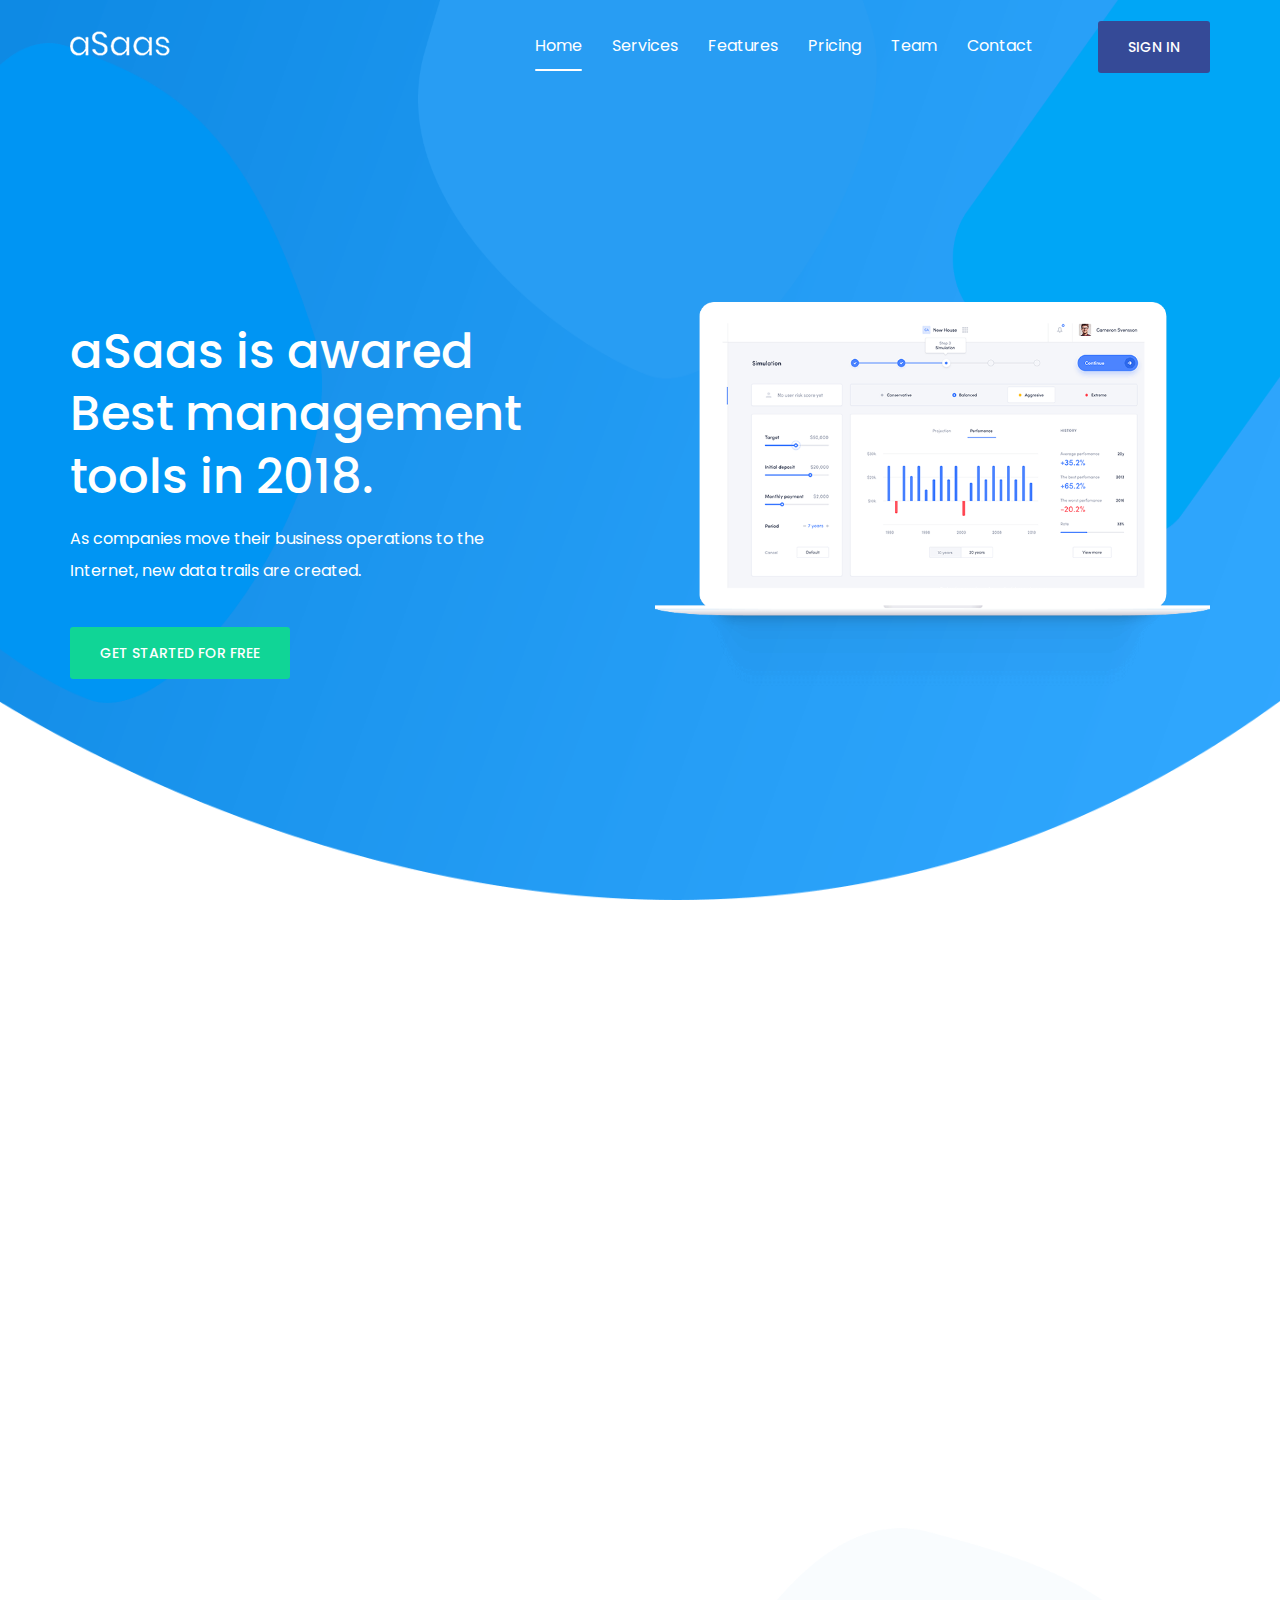
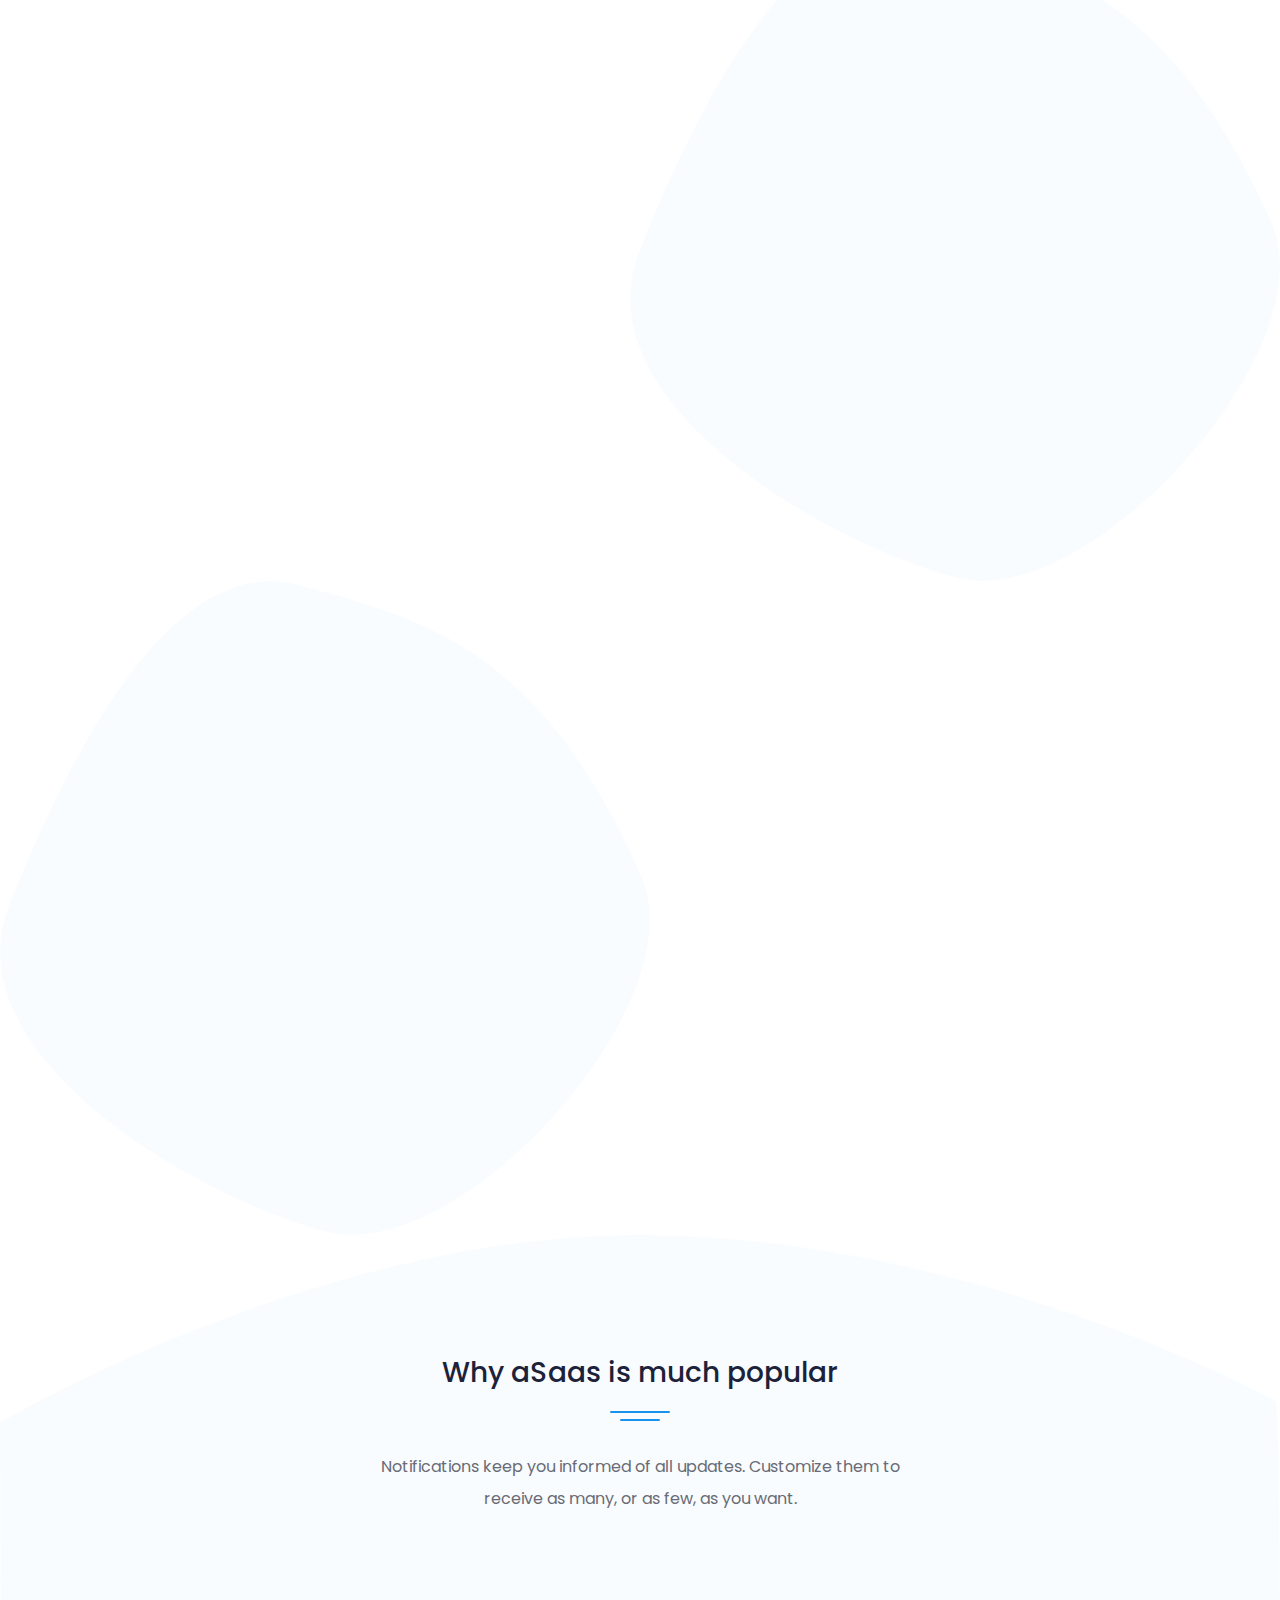
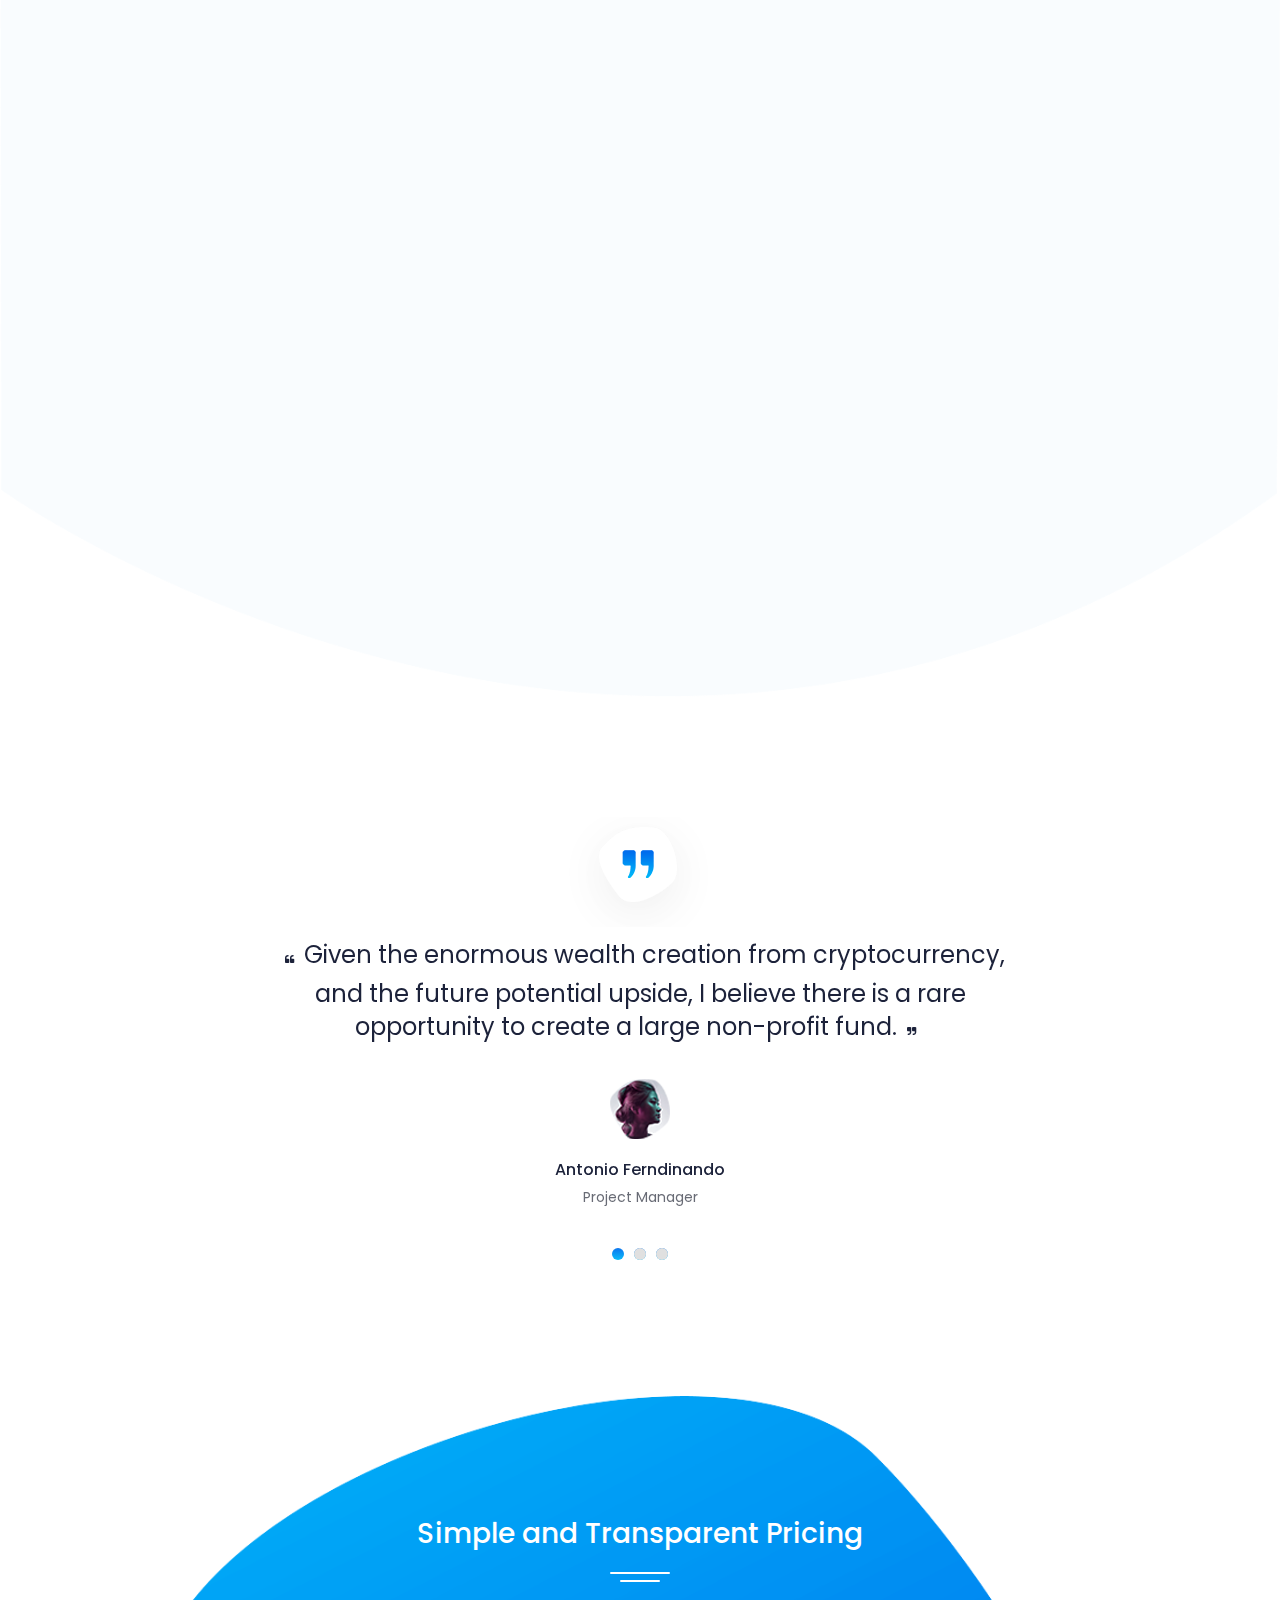
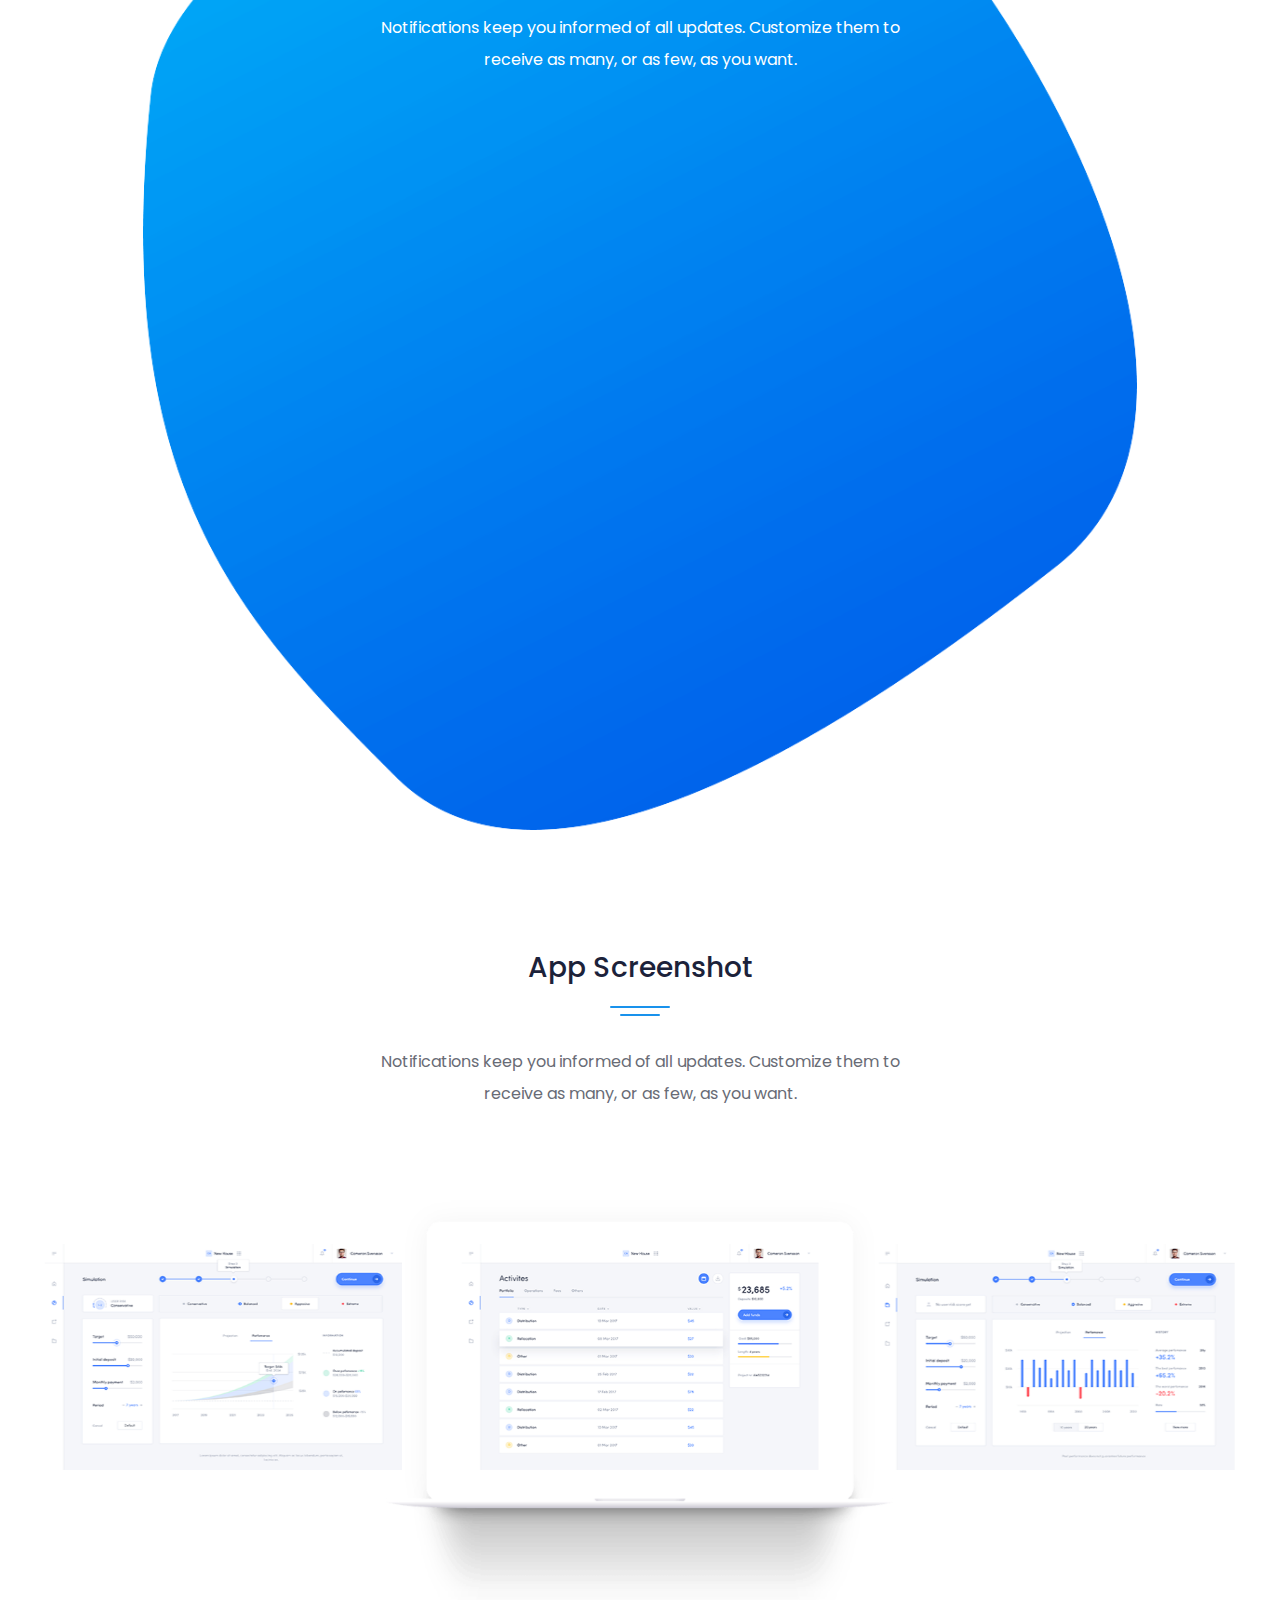
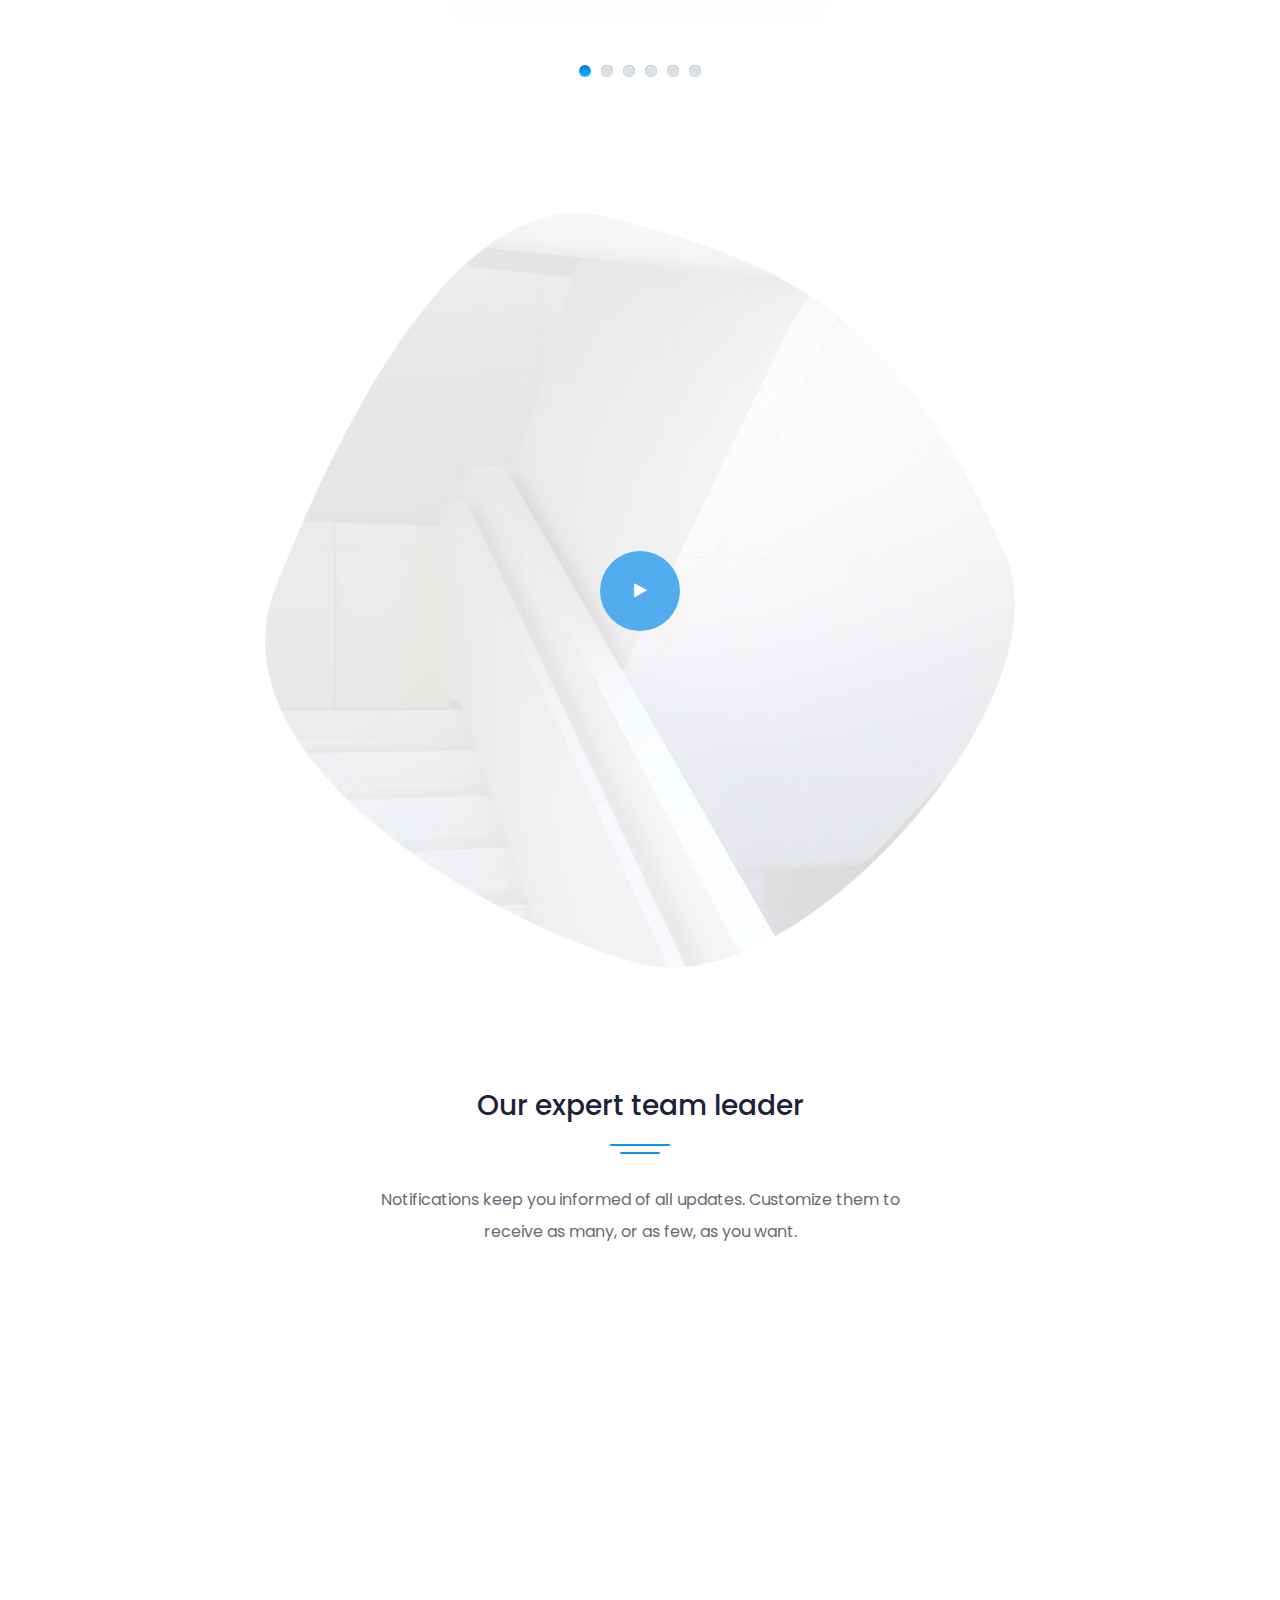
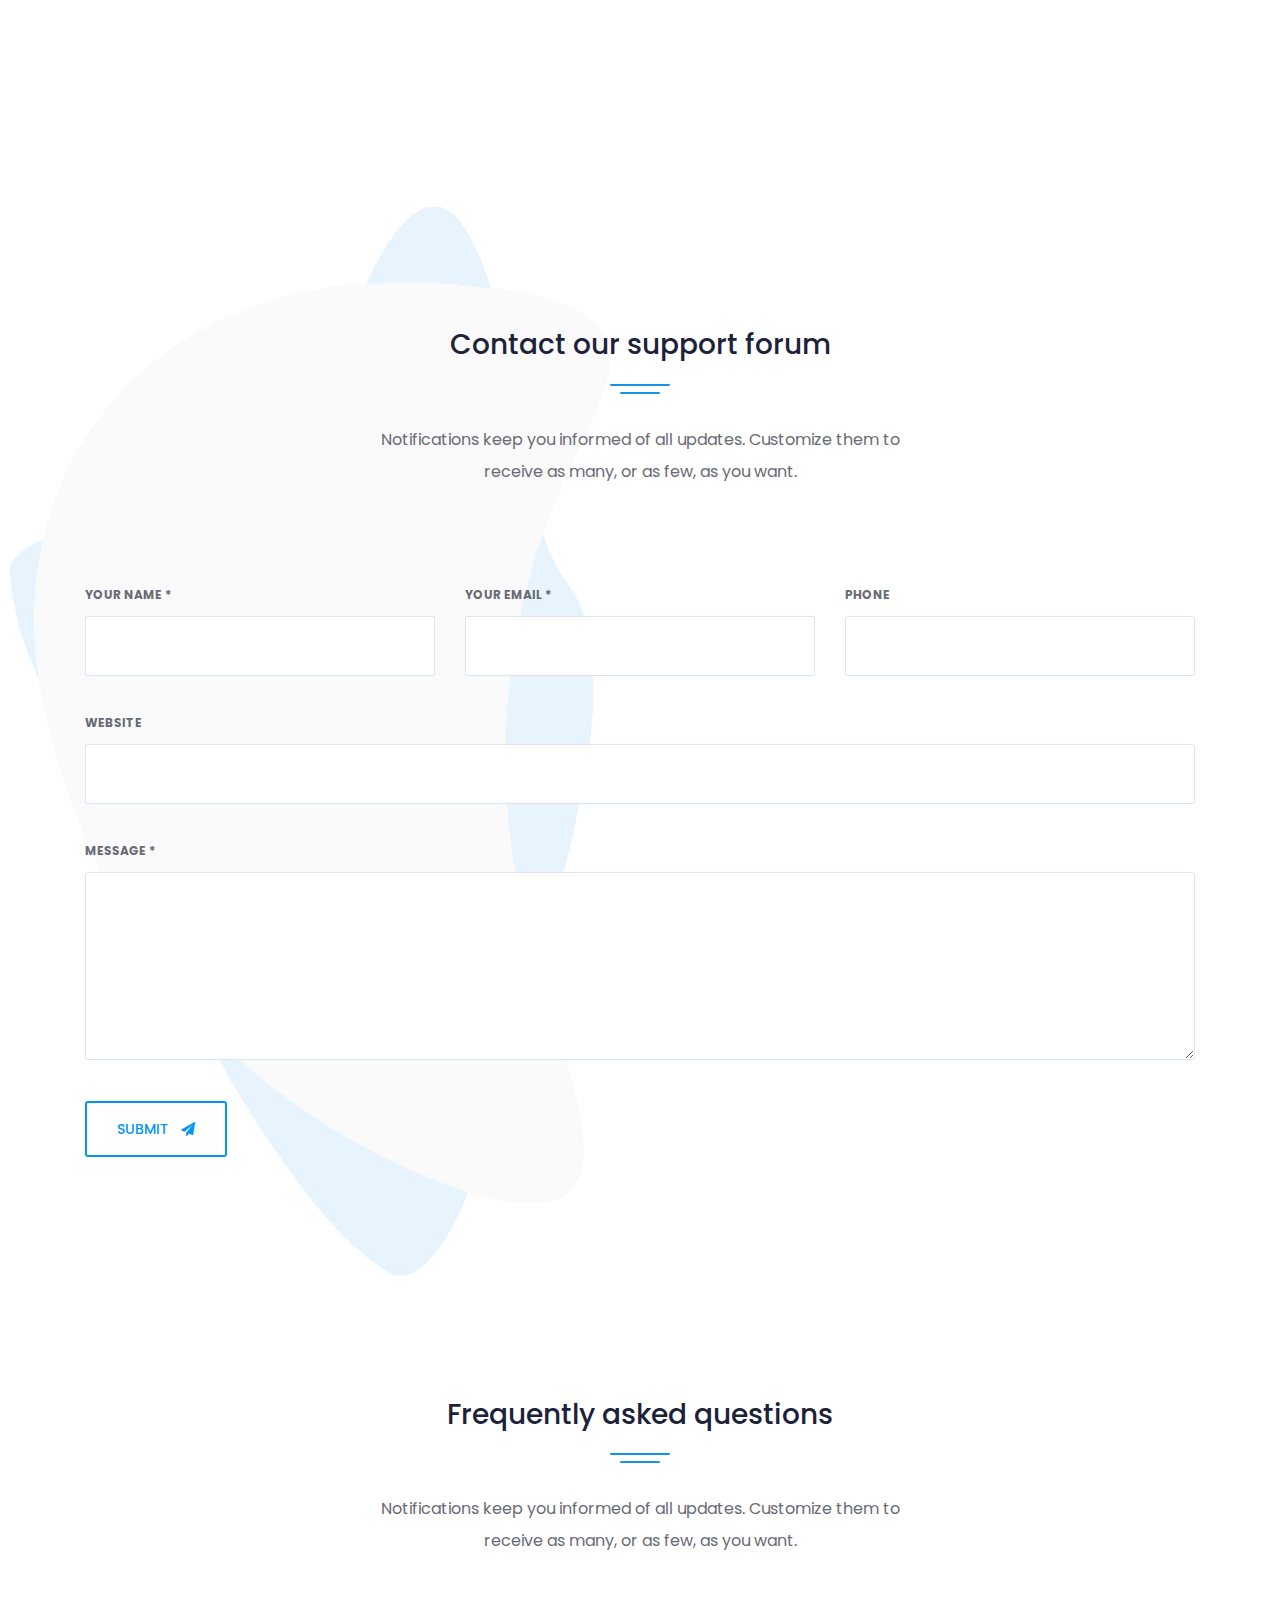
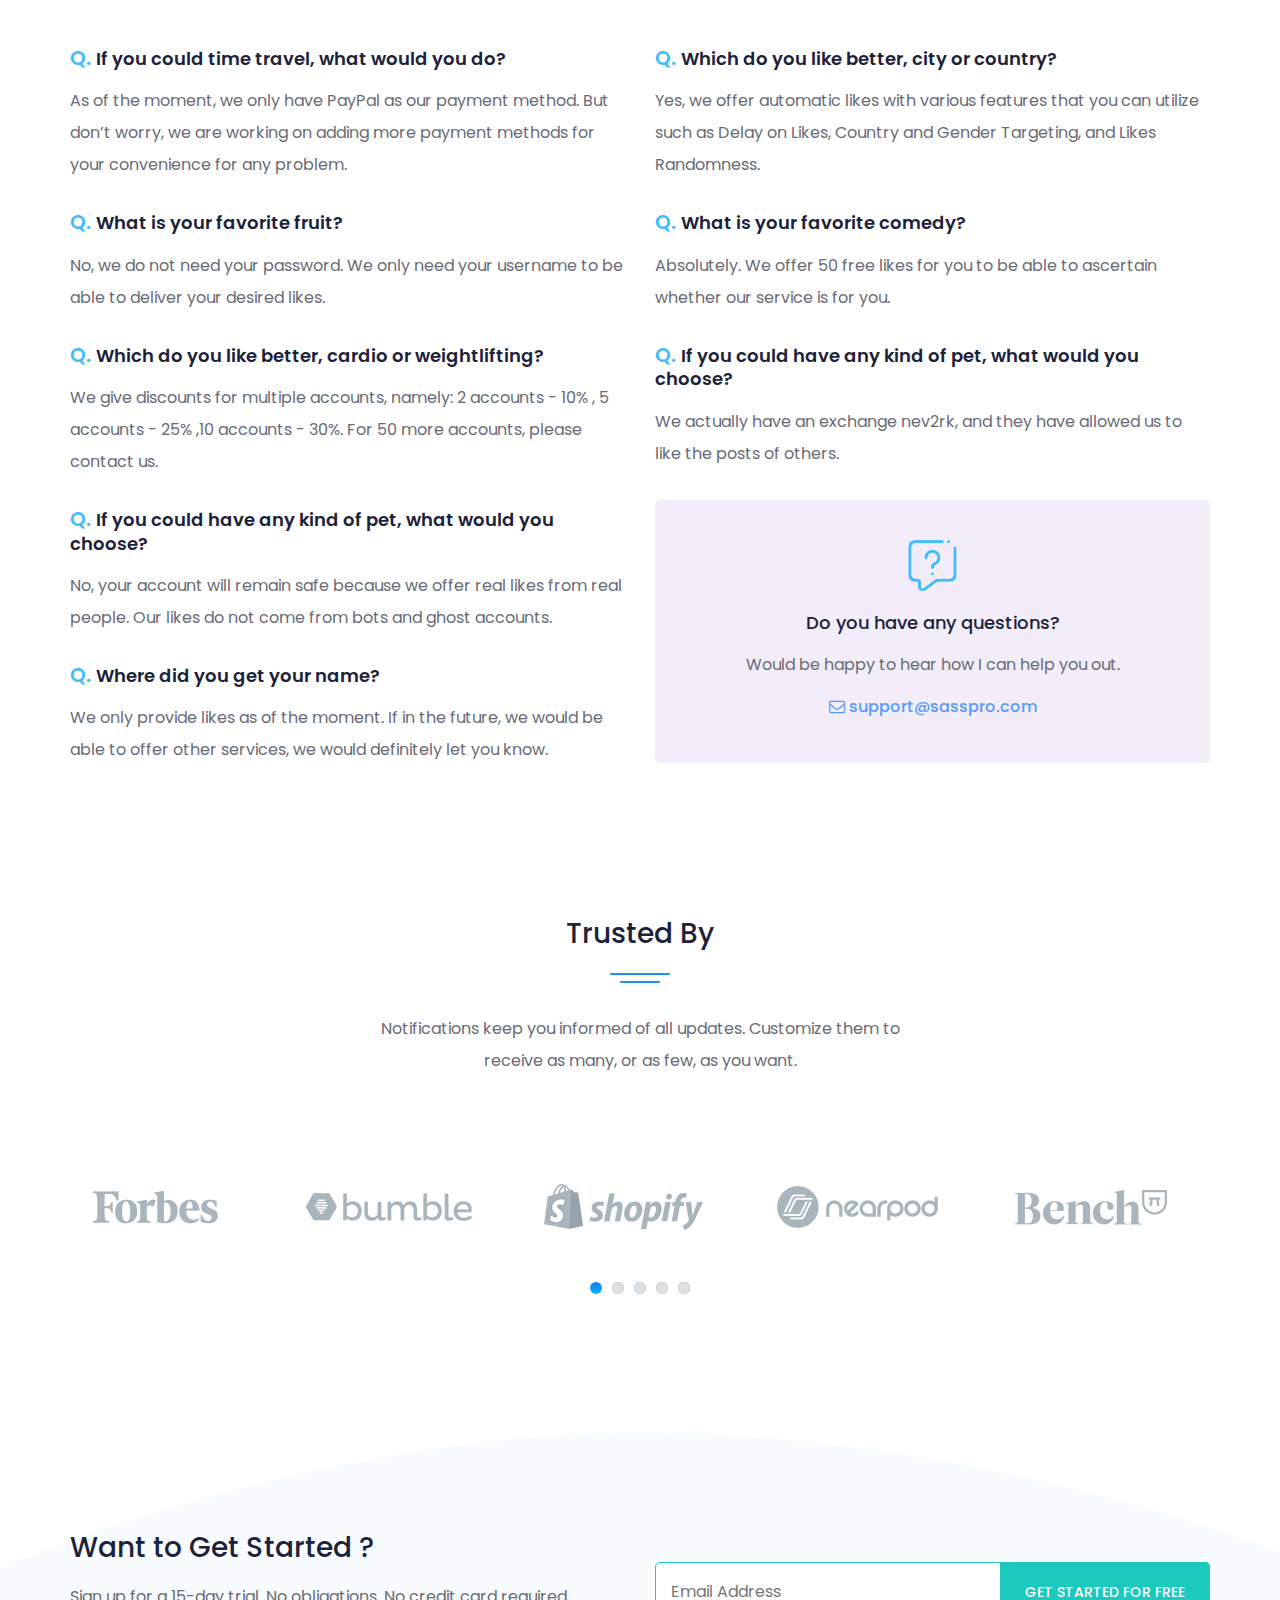
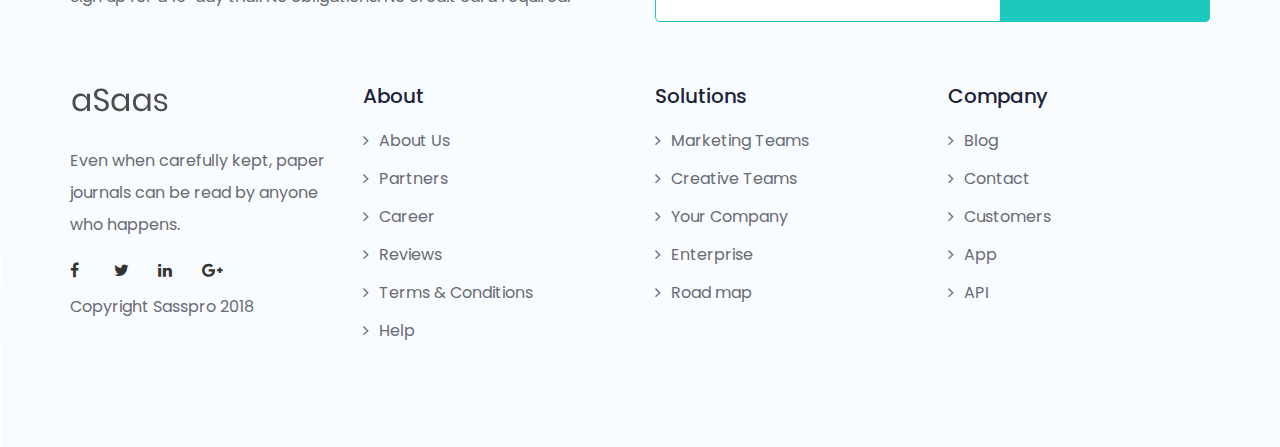
<file: index.html>
<!doctype html>
<html class="no-js" lang="zxx">


<!-- Mirrored from quomodosoft.com/html/asaas/asaas/index.html by HTTrack Website Copier/3.x [XR&CO'2014], Mon, 20 Feb 2023 23:35:14 GMT -->
<!-- Added by HTTrack --><meta http-equiv="content-type" content="text/html;charset=UTF-8" /><!-- /Added by HTTrack -->
<head>
    <meta charset="utf-8">
    <meta name="author" content="Ashekur Rahman">
    <meta name="description" content="">
    <meta name="keywords" content="HTML,CSS,XML,JavaScript">
    <meta http-equiv="x-ua-compatible" content="ie=edge">
    <meta name="viewport" content="width=device-width, initial-scale=1.0">
    <!-- Title -->
    <title>aSaas | HTML OnePage Template</title>
    <!-- Place favicon.ico in the root directory -->
    <link rel="apple-touch-icon" href="images/apple-touch-icon.png">
    <link rel="shortcut icon" type="image/ico" href="images/favicon.ico" />
    <!-- Plugin-CSS -->
    <link rel="stylesheet" href="css/normalize.css">
    <link rel="stylesheet" href="css/bootstrap.min.css">
    <link rel="stylesheet" href="css/owl.carousel.min.css">
    <link rel="stylesheet" href="css/magnific-popup.css">
    <link rel="stylesheet" href="css/font-awesome.min.css">
    <link rel="stylesheet" href="css/slicknav.css">
    <link rel="stylesheet" href="css/animate.css">
    <!-- Main-Stylesheets -->
    <link rel="stylesheet" href="css/theme.css">
    <link rel="stylesheet" href="style.css">
    <link rel="stylesheet" href="css/responsive.css">
    <script src="js/vendor/modernizr-2.8.3.min.js"></script>

    <!--[if lt IE 9]>
        <script src="//oss.maxcdn.com/html5shiv/3.7.2/html5shiv.min.js"></script>
        <script src="//oss.maxcdn.com/respond/1.4.2/respond.min.js"></script>
    <![endif]-->
</head>

<body data-spy="scroll" data-target=".mainmenu-area">
    <!-- Prealoader-->
    <div class="preloader">
        <div class="waves-block">
           <div class="icon">
               <i class="fa fa-hourglass-half" ></i>
           </div>
            <div class="waves wave-1"></div>
            <div class="waves wave-2"></div>
            <div class="waves wave-3"></div>
        </div>
    </div>
    <nav class="navbar mainmenu-area" data-spy="affix" data-offset-top="200">
        <div class="container">
            <div class="navbar-header">
                <button type="button" class="navbar-toggle" data-toggle="collapse" data-target="#mainmenu">
                    <span class="icon-bar"></span>
                    <span class="icon-bar"></span>
                    <span class="icon-bar"></span>
                </button>
                <a class="navbar-brand" href="index.html"><img src="images/logo.png" alt=""></a>
            </div>
            <div class="collapse navbar-collapse" id="mainmenu">
                <div class="navbar-header navbar-right hidden visible-lg padding-left-50">
                    <a href="#" class="bttn-1">Sign In</a>
                </div>
                <ul class="nav navbar-nav navbar-right">
                    <li class="active"><a href="#home-page">Home</a></li>
                    <li><a href="#service-page">Services</a></li>
                    <li><a href="#feature-page">Features</a></li>
                    <li><a href="#price-page">Pricing</a></li>
                    <li><a href="#team-page">Team</a></li>
                    <li><a href="#contact-page">Contact</a></li>
                </ul>
            </div>
        </div>
    </nav>
    <!-- Header-Area -->
    <header class="header-area text-white xs-center v4" style="background-image: url('images/header-bg.png'); background-position: center top; background-size: 100% 100%;" id="home-page">
        <div class="table-cell">
            <div class="container">
                <div class="row middle-row">
                    <div class="col-xs-12 col-md-5">
                        <h2 class="heading-2 text-white wow fadeInUp" data-wow-delay="0.3s">aSaas is awared Best management tools in 2018.</h2>
                        <p class="wow fadeInUp" data-wow-delay="0.5s">As companies move their business operations to the Internet, new data trails are created.</p>
                        <div class="space-30"></div>
                        <a href="#" class="bttn-5 wow fadeInUp" data-wow-delay="0.7s">Get Started for free</a>
                        <div class="space-60 hidden visible-xs visible-sm"></div>
                    </div>
                    <div class="hidden-xs col-md-6 col-md-offset-1">
                        <figure class="single-image wow fadeInUp">
                            <img src="images/laptop-1.png" alt="Laptop">
                        </figure>
                    </div>
                </div>
            </div>
        </div>
    </header>
    <!-- Header-Area / -->
   
   
    <!-- Service-Area -->
    <section class="section-padding" id="service-page">
        <div class="container">
            <div class="row">
                <div class="col-xs-12 col-sm-4 wow fadeInLeft">
                    <div class="single-service">
                        <div class="service-icon">
                            <img src="images/service-icon-1.png" alt="Service Icon">
                        </div>
                        <h4 class="title">Fast and optimized</h4>
                        <p>Unlike team chat apps, Flow is designed to help your team stay focused by keeping relevant and actionable.</p>
                    </div>
                </div>
                <div class="col-xs-12 col-sm-4 wow fadeInUp">
                    <div class="single-service">
                        <div class="service-icon">
                            <img src="images/service-icon-2.png" alt="Service Icon">
                        </div>
                        <h4 class="title">Well Documented</h4>
                        <p>Unlike team chat apps, Flow is designed to help your team stay focused by keeping relevant and actionable.</p>
                    </div>
                </div>
                <div class="col-xs-12 col-sm-4 wow fadeInRight">
                    <div class="single-service">
                        <div class="service-icon">
                            <img src="images/service-icon-3.png" alt="Service Icon">
                        </div>
                        <h4 class="title">Easy Integration</h4>
                        <p>Unlike team chat apps, Flow is designed to help your team stay focused by keeping relevant and actionable.</p>
                    </div>
                </div>
            </div>
        </div>
    </section>
    <!-- Service-Area / -->

    <!-- Project-Area -->
    <section class="section-padding" style="background-image: url(images/section-bg-1.png); background-position: right center;">
        <div class="container">
            <div class="row middle-row">
                <div class="col-xs-12 col-md-5 wow fadeInLeft">
                    <h6 class="upper text-blue">PROJECT ACTIVITES</h6>
                    <h4 class="heading-4">Plan ahead with beautiful Project Timelines Activities</h4>
                    <p>Plan ahead by day, week, or month, and see project status at a glance. Search and filter to focus in on anything form a single project to an individual person's workload.</p>
                    <div class="space-15"></div>
                    <a href="#" class="bttn-2">Read More</a>
                    <div class="space-60 hidden visible-xs visible-sm"></div>
                </div>
                <div class="col-xs-12 col-md-7">
                    <figure class="wow fadeInRight">
                        <img src="images/deshbord-1.png" alt="deshbord">
                    </figure>
                </div>
            </div>
        </div>
    </section>
    <!-- Project-Area / -->

    <!-- Project-Area -->
    <section class="section-padding" style="background-image: url(images/section-bg-1.png);">
        <div class="container">
            <div class="row middle-row">
                <div class="col-xs-12 col-md-7">
                    <figure class="wow fadeInRight">
                        <img src="images/deshbord-2.png" alt="deshbord">
                    </figure>
                    <div class="space-60 hidden visible-xs visible-sm"></div>
                </div>
                <div class="col-xs-12 col-md-5 wow fadeInLeft">
                    <h6 class="upper text-blue">Project Schedules</h6>
                    <h4 class="heading-4">Easily balance workloads and manage resources</h4>
                    <p>Plan ahead by day, week, or month, and see project status at a glance. Search and filter to focus in on anything form a single project to an individual person's workload.</p>
                    <div class="space-15"></div>
                    <a href="#" class="bttn-2">Read More</a>
                </div>
            </div>
        </div>
    </section>
    <!-- Project-Area / -->

    <!-- Feature-Area -->
    <section id="feature-page" class="section-padding" style="background-image: url('images/section-bg-2.png'); background-position: center center; background-size: 100% 100%;">
        <div class="container">
            <div class="row">
                <div class="col-xs-12 col-sm-8 col-md-6 col-sm-offset-2 col-md-offset-3 text-center">
                    <div class="page-title">
                        <h4 class="heading-4 title">Why aSaas is much popular</h4>
                        <p>Notifications keep you informed of all updates. Customize them to receive as many, or as few, as you want.</p>
                    </div>
                    <div class="space-80"></div>
                </div>
            </div>
            <div class="row">
                <div class="col-xs-12 col-sm-4">
                    <div class="single-feature wow fadeInRight" data-wow-delay="0.2s">
                        <div class="feature-icon">
                            <img src="images/feature-icon-1.png" alt="Easy Intregration">
                        </div>
                        <h5 class="title">Easy Intregration</h5>
                        <p>Notifications keep you informed of all updates. Customize them to receive as many,</p>
                    </div>
                </div>
                <div class="col-xs-12 col-sm-4">
                    <div class="single-feature wow fadeInRight" data-wow-delay="0.4s">
                        <div class="feature-icon">
                            <img src="images/feature-icon-2.png" alt="Latest Technology">
                        </div>
                        <h5 class="title">Latest Technology</h5>
                        <p>Notifications keep you informed of all updates. Customize them to receive as many,</p>
                    </div>
                </div>
                <div class="col-xs-12 col-sm-4">
                    <div class="single-feature wow fadeInRight" data-wow-delay="0.6s">
                        <div class="feature-icon">
                            <img src="images/feature-icon-3.png" alt="Cloud Service">
                        </div>
                        <h5 class="title">Cloud Service</h5>
                        <p>Notifications keep you informed of all updates. Customize them to receive as many,</p>
                    </div>
                </div>
                <div class="col-xs-12 col-sm-4">
                    <div class="single-feature wow fadeInRight" data-wow-delay="0.8s">
                        <div class="feature-icon">
                            <img src="images/feature-icon-4.png" alt="Team Collaboration">
                        </div>
                        <h5 class="title">Team Collaboration</h5>
                        <p>Notifications keep you informed of all updates. Customize them to receive as many,</p>
                    </div>
                </div>
                <div class="col-xs-12 col-sm-4">
                    <div class="single-feature wow fadeInRight" data-wow-delay="1s">
                        <div class="feature-icon">
                            <img src="images/feature-icon-5.png" alt="User Permissions">
                        </div>
                        <h5 class="title">User Permissions</h5>
                        <p>Notifications keep you informed of all updates. Customize them to receive as many,</p>
                    </div>
                </div>
                <div class="col-xs-12 col-sm-4">
                    <div class="single-feature wow fadeInRight" data-wow-delay="1.2s">
                        <div class="feature-icon">
                            <img src="images/feature-icon-6.png" alt="Unlimited Storage">
                        </div>
                        <h5 class="title">Unlimited Storage</h5>
                        <p>Notifications keep you informed of all updates. Customize them to receive as many,</p>
                    </div>
                </div>
            </div>
        </div>
    </section>
    <!-- Feature-Area / -->

    <!-- Testimonail-Area -->
    <section class="section-padding" id="testimonial-page">
        <div class="container">
            <div class="row">
                <div class="col-xs-12 col-sm-8 col-sm-offset-2">
                    <div class="testimonials">
                        <div class="single-testimonial">
                            <div class="desc">Given the enormous wealth creation from cryptocurrency, and the future potential upside, I believe there is a rare opportunity to create a large non-profit fund.</div>
                            <div class="pic">
                                <img src="images/testimonial-1.png" alt="">
                            </div>
                            <h5 class="name">Antonio Ferndinando</h5>
                            <span class="position">Project Manager</span>
                        </div>
                        <div class="single-testimonial">
                            <div class="desc">Given the enormous wealth creation from cryptocurrency, and the future potential upside, I believe there is a rare opportunity to create a large non-profit fund.</div>
                            <div class="pic">
                                <img src="images/testimonial-1.png" alt="">
                            </div>
                            <h5 class="name">Antonio Ferndinando</h5>
                            <span class="position">Project Manager</span>
                        </div>
                        <div class="single-testimonial">
                            <div class="desc">Given the enormous wealth creation from cryptocurrency, and the future potential upside, I believe there is a rare opportunity to create a large non-profit fund.</div>
                            <div class="pic">
                                <img src="images/testimonial-1.png" alt="">
                            </div>
                            <h5 class="name">Antonio Ferndinando</h5>
                            <span class="position">Project Manager</span>
                        </div>
                    </div>
                </div>
            </div>
        </div>
    </section>
    <!-- Testimonail-Area / -->

    <!-- Price-Area -->
    <section id="price-page" class="section-padding" style="background-image: url('images/section-bg-3.png'); background-position: center center;">
        <div class="container">
            <div class="row text-white">
                <div class="col-xs-12 col-sm-8 col-md-6 col-sm-offset-2 col-md-offset-3 text-center">
                    <div class="page-title">
                        <h4 class="heading-4 title text-white">Simple and Transparent Pricing</h4>
                        <p>Notifications keep you informed of all updates. Customize them to receive as many, or as few, as you want.</p>
                    </div>
                    <div class="space-80"></div>
                </div>
            </div>
            <div class="row">
                <div class="col-xs-12 col-sm-4">
                    <div class="price-box  wow fadeInLeft">
                        <h5 class="title">Basic</h5>
                        <div class="price-rate">$0</div>
                        <div class="price-time">Free Forever</div>
                        <div class="price-content">
                            <ul>
                                <li>4 agents included</li>
                                <li>Unlimited History</li>
                                <li>Automated triggers</li>
                                <li>Integrations</li>
                                <li>Team Inbox Features</li>
                            </ul>
                        </div>
                        <a href="#" class="bttn-3">Start using free</a>
                    </div>
                    <div class="space-60 hidden visible-xs"></div>
                </div>
                <div class="col-xs-12 col-sm-4">
                    <div class="price-box wow flipInY">
                        <h5 class="title">Pro</h5>
                        <div class="price-rate">$9</div>
                        <div class="price-time">Per Month</div>
                        <div class="price-content">
                            <ul>
                                <li>10 agents included</li>
                                <li>Unlimited History</li>
                                <li>Automated triggers</li>
                                <li>Integrations</li>
                                <li>Team Inbox Features</li>
                            </ul>
                        </div>
                        <a href="#" class="bttn-3">Start My Trial</a>
                    </div>
                    <div class="space-60 hidden visible-xs"></div>
                </div>
                <div class="col-xs-12 col-sm-4">
                    <div class="price-box wow fadeInRight">
                        <h5 class="title">Unlimited</h5>
                        <div class="price-rate">$45</div>
                        <div class="price-time">Per Month</div>
                        <div class="price-content">
                            <ul>
                                <li>18 agents included</li>
                                <li>Unlimited History</li>
                                <li>Automated triggers</li>
                                <li>Integrations</li>
                                <li>Team Inbox Features</li>
                            </ul>
                        </div>
                        <a href="#" class="bttn-3">Start My Trial</a>
                    </div>
                </div>
            </div>
        </div>
    </section>
    <!-- Price-Area / -->

    <!-- Gallery-Area -->
    <section class="section-padding-top" id="gallery-page">
        <div class="container">
            <div class="row">
                <div class="col-xs-12 col-sm-8 col-md-6 col-sm-offset-2 col-md-offset-3 text-center">
                    <div class="page-title">
                        <h4 class="heading-4 title">App Screenshot</h4>
                        <p>Notifications keep you informed of all updates. Customize them to receive as many, or as few, as you want.</p>
                    </div>
                    <div class="space-80"></div>
                </div>
            </div>
        </div>
        <div class="container-fluid">
            <div class="row">
                <div class="col-xs-12">
                    <div class="gallery-slider">
                        <div class="item">
                            <img src="images/shot-1.png" alt="">
                        </div>
                        <div class="item">
                            <img src="images/shot-2.png" alt="">
                        </div>
                        <div class="item">
                            <img src="images/shot-3.png" alt="">
                        </div>
                        <div class="item">
                            <img src="images/shot-1.png" alt="">
                        </div>
                        <div class="item">
                            <img src="images/shot-2.png" alt="">
                        </div>
                        <div class="item">
                            <img src="images/shot-3.png" alt="">
                        </div>
                    </div>
                </div>
            </div>
        </div>
    </section>
    <div class="section-padding-top">
        <div class="container">
            <div class="row">
                <div class="col-xs-12 col-sm-8 col-sm-offset-2">
                    <div class="video-box text-center">
                        <img src="images/video-image.png" alt="">
                        <div class="waves-block">
                            <div class="waves wave-1"></div>
                            <div class="waves wave-2"></div>
                            <div class="waves wave-3"></div>
                        </div>
                        <a href="https://www.youtube.com/watch?v=NQ4_GCr0V8A" class="v-bttn popup"><i class="fa fa-play"></i></a>
                    </div>
                </div>
            </div>
        </div>
    </div>
    <section class="team-area section-padding" id="team-page">
        <div class="container">
            <div class="row">
                <div class="col-xs-12 col-sm-8 col-md-6 col-sm-offset-2 col-md-offset-3 text-center">
                    <div class="page-title">
                        <h4 class="heading-4 title">Our expert team leader</h4>
                        <p>Notifications keep you informed of all updates. Customize them to receive as many, or as few, as you want.</p>
                    </div>
                    <div class="space-80"></div>
                </div>
            </div>
            <div class="row">
                <div class="col-xs-12 col-sm-6 col-md-3">
                    <div class="single-team wow fadeInUp" data-wow-delay="0.2s">
                        <figure class="team-photo">
                            <img src="images/team-1.png" alt="">
                        </figure>
                        <div class="team-content">
                            <h4 class="team-name">Michael Alber</h4>
                            <div class="team-position">Head of Idea</div>
                            <div class="social">
                                <a href="#"><i class="fa fa-facebook"></i></a>
                                <a href="#"><i class="fa fa-twitter"></i></a>
                                <a href="#"><i class="fa fa-google-plus"></i></a>
                                <a href="#"><i class="fa fa-linkedin"></i></a>
                            </div>
                        </div>
                    </div>
                </div>
                <div class="col-xs-12 col-sm-6 col-md-3">
                    <div class="single-team wow fadeInUp" data-wow-delay="0.4s">
                        <figure class="team-photo">
                            <img src="images/team-2.png" alt="">
                        </figure>
                        <div class="team-content">
                            <h4 class="team-name">Lana Stevens</h4>
                            <div class="team-position">Head of Idea</div>
                            <div class="social">
                                <a href="#"><i class="fa fa-facebook"></i></a>
                                <a href="#"><i class="fa fa-twitter"></i></a>
                                <a href="#"><i class="fa fa-google-plus"></i></a>
                                <a href="#"><i class="fa fa-linkedin"></i></a>
                            </div>
                        </div>
                    </div>
                </div>
                <div class="col-xs-12 col-sm-6 col-md-3">
                    <div class="single-team wow fadeInUp" data-wow-delay="0.6s">
                        <figure class="team-photo">
                            <img src="images/team-3.png" alt="">
                        </figure>
                        <div class="team-content">
                            <h4 class="team-name">Anya Siennadia</h4>
                            <div class="team-position">Head of Idea</div>
                            <div class="social">
                                <a href="#"><i class="fa fa-facebook"></i></a>
                                <a href="#"><i class="fa fa-twitter"></i></a>
                                <a href="#"><i class="fa fa-google-plus"></i></a>
                                <a href="#"><i class="fa fa-linkedin"></i></a>
                            </div>
                        </div>
                    </div>
                </div>
                <div class="col-xs-12 col-sm-6 col-md-3">
                    <div class="single-team wow fadeInUp" data-wow-delay="0.8s">
                        <figure class="team-photo">
                            <img src="images/team-4.png" alt="">
                        </figure>
                        <div class="team-content">
                            <h4 class="team-name">Jhon Doe</h4>
                            <div class="team-position">Head of Idea</div>
                            <div class="social">
                                <a href="#"><i class="fa fa-facebook"></i></a>
                                <a href="#"><i class="fa fa-twitter"></i></a>
                                <a href="#"><i class="fa fa-google-plus"></i></a>
                                <a href="#"><i class="fa fa-linkedin"></i></a>
                            </div>
                        </div>
                    </div>
                </div>
            </div>
        </div>
    </section>
    <section id="contact-page" class="section-padding contact-area" style="background: url('images/welcome-4-Shape.png') no-repeat scroll center left 10px / 600px 100%;">
        <div class="container">
            <div class="row">
                <div class="col-xs-12 col-sm-8 col-md-6 col-sm-offset-2 col-md-offset-3 text-center">
                    <div class="page-title">
                        <h4 class="heading-4 title">Contact our support forum</h4>
                        <p>Notifications keep you informed of all updates. Customize them to receive as many, or as few, as you want.</p>
                    </div>
                    <div class="space-80"></div>
                </div>
            </div>
            <div class="row">
                <div class="col-xs-12">
                    <form id="contact-form" class="contactform">
                        <div class="col-xs-12 col-md-4">
                            <div class="input-box">
                                <label for="form-name">Your Name *</label>
                                <input type="text" name="form-name" id="form-name" class="form-input">
                            </div>
                        </div>
                        <div class="col-xs-12 col-md-4">
                            <div class="input-box">
                                <label for="form-email">Your Email *</label>
                                <input type="text" name="form-email" id="form-email" class="form-input">
                            </div>
                        </div>
                        <div class="col-xs-12 col-md-4">
                            <div class="input-box">
                                <label for="form-phone">Phone</label>
                                <input type="text" name="form-phone" id="form-phone" class="form-input">
                            </div>
                        </div>
                        <div class="col-xs-12">
                            <div class="input-box">
                                <label for="form-website">Website</label>
                                <input type="text" id="form-website" name="form-website" class="form-input">
                            </div>
                        </div>
                        <div class="col-xs-12">
                            <div class="input-box">
                                <label for="form-message">Message *</label>
                                <textarea name="form-message" id="form-message" cols="30" rows="5" class="form-input"></textarea>
                            </div>
                        </div>
                        <div class="col-xs-12">
                            <button class="bttn-3" type="submit">Submit &nbsp;&nbsp;<i class="fa fa-paper-plane"></i></button>
                        </div>
                    </form>
                </div>
            </div>
        </div>
    </section>
    <!-- FAQ-Area -->
    <section class="section-padding-top" id="faq-page">
        <div class="container">
            <div class="row">
                <div class="col-xs-12 col-sm-8 col-md-6 col-sm-offset-2 col-md-offset-3 text-center">
                    <div class="page-title">
                        <h4 class="heading-4 title">Frequently asked questions</h4>
                        <p>Notifications keep you informed of all updates. Customize them to receive as many, or as few, as you want.</p>
                    </div>
                    <div class="space-80"></div>
                </div>
            </div>
            <div class="row">
                <div class="col-xs-12 col-sm-6">
                    <div class="faq-box">
                        <h4 class="title">If you could time travel, what would you do?</h4>
                        <p>As of the moment, we only have PayPal as our payment method. But don’t worry, we are working on adding more payment methods for your convenience for any problem.</p>
                    </div>
                    <div class="faq-box">
                        <h4 class="title">What is your favorite fruit?</h4>
                        <p>No, we do not need your password. We only need your username to be able to deliver your desired likes.</p>
                    </div>
                    <div class="faq-box">
                        <h4 class="title">Which do you like better, cardio or weightlifting?</h4>
                        <p>We give discounts for multiple accounts, namely: 2 accounts - 10% , 5 accounts - 25% ,10 accounts - 30%. For 50 more accounts, please contact us.</p>
                    </div>
                    <div class="faq-box">
                        <h4 class="title">If you could have any kind of pet, what would you choose?</h4>
                        <p>No, your account will remain safe because we offer real likes from real people. Our likes do not come from bots and ghost accounts.</p>
                    </div>
                    <div class="faq-box">
                        <h4 class="title">Where did you get your name?</h4>
                        <p>We only provide likes as of the moment. If in the future, we would be able to offer other services, we would definitely let you know.</p>
                    </div>
                </div>
                <div class="col-xs-12 col-sm-6">
                    <div class="faq-box">
                        <h4 class="title">Which do you like better, city or country?</h4>
                        <p>Yes, we offer automatic likes with various features that you can utilize such as Delay on Likes, Country and Gender Targeting, and Likes Randomness. </p>
                    </div>
                    <div class="faq-box">
                        <h4 class="title">What is your favorite comedy?</h4>
                        <p>Absolutely. We offer 50 free likes for you to be able to ascertain whether our service is for you.</p>
                    </div>
                    <div class="faq-box">
                        <h4 class="title">If you could have any kind of pet, what would you choose?</h4>
                        <p>We actually have an exchange nev2rk, and they have allowed us to like the posts of others.</p>
                    </div>
                    <div class="qustion-box-2">
                        <div class="qustion-icon">
                            <img src="images/q-icon.png" alt="">
                        </div>
                        <h4 class="title">Do you have any questions?</h4>
                        <p>Would be happy to hear how I can help you out.</p>
                        <a href="mailto:support@sasspro.com"><i class="fa fa-envelope-o" ></i> support@sasspro.com</a>
                    </div>
                </div>
            </div>
        </div>
    </section>
    <!-- Sponsor-Area -->
    <div class="section-padding">
        <div class="container">
            <div class="row">
                <div class="col-xs-12 col-sm-8 col-md-6 col-sm-offset-2 col-md-offset-3 text-center">
                    <div class="page-title">
                        <h4 class="heading-4 title">Trusted By</h4>
                        <p>Notifications keep you informed of all updates. Customize them to receive as many, or as few, as you want.</p>
                    </div>
                    <div class="space-80"></div>
                </div>
            </div>
            <div class="row">
                <div class="sponsors">
                    <div class="item">
                        <img src="images/sponsor-1.png" alt="sponsor">
                    </div>
                    <div class="item">
                        <img src="images/sponsor-2.png" alt="sponsor">
                    </div>
                    <div class="item">
                        <img src="images/sponsor-3.png" alt="sponsor">
                    </div>
                    <div class="item">
                        <img src="images/sponsor-4.png" alt="sponsor">
                    </div>
                    <div class="item">
                        <img src="images/sponsor-5.png" alt="sponsor">
                    </div>
                </div>
            </div>
        </div>
    </div>
    <!-- Sponsor-Area / -->
    
    <footer class="footer-area v4" style="background-image: url('images/footer-bg.png');">
        <div class="container">
            <div class="row">
                <div class="col-xs-12 col-md-6">
                    <h4 class="heading-4">Want to Get Started ?</h4>
                    <p>Sign up for a 15-day trial. No obligations. No credit card required.</p>
                </div>
                <div class="col-xs-12 col-md-6">
                    <form id="mc-form" class="subscrie-form green">
                        <label class="mt10" for="mc-email"></label>
                        <input type="email" class="control" id="mc-email" placeholder="Email Address">
                        <button type="submit" class="submit">Get Started for free</button>
                    </form>
                </div>
            </div>
            <div class="space-60"></div>
            <div class="row footer-widget-area">
                <div class="col-xs-12 col-sm-3">
                    <div class="widget">
                        <img src="images/dark-logo.png" alt="">
                        <div class="space-30"></div>
                        <p>Even when carefully kept, paper journals can be read by anyone who happens.</p>
                        <div class="social-menu">
                            <a href="#"><i class="fa fa-facebook"></i></a>
                            <a href="#"><i class="fa fa-twitter"></i></a>
                            <a href="#"><i class="fa fa-linkedin"></i></a>
                            <a href="#"><i class="fa fa-google-plus"></i></a>
                        </div>
                        <div class="copyright">Copyright Sasspro 2018</div>
                    </div>
                </div>
                <div class="col-xs-12 col-sm-3">
                    <div class="widget">
                        <h5 class="widget-title">About</h5>
                        <ul>
                            <li><a href="#">About Us</a></li>
                            <li><a href="#">Partners</a></li>
                            <li><a href="#">Career</a></li>
                            <li><a href="#">Reviews</a></li>
                            <li><a href="#">Terms &amp; Conditions</a></li>
                            <li><a href="#">Help</a></li>
                        </ul>
                    </div>
                </div>
                <div class="col-xs-12 col-sm-3">
                    <div class="widget">
                        <h5 class="widget-title">Solutions</h5>
                        <ul>
                            <li><a href="#">Marketing Teams</a></li>
                            <li><a href="#">Creative Teams</a></li>
                            <li><a href="#">Your Company</a></li>
                            <li><a href="#">Enterprise</a></li>
                            <li><a href="#">Road map</a></li>
                        </ul>
                    </div>
                </div>
                <div class="col-xs-12 col-sm-3">
                    <div class="widget">
                        <h5 class="widget-title">Company</h5>
                        <ul>
                            <li><a href="#">Blog</a></li>
                            <li><a href="#">Contact</a></li>
                            <li><a href="#">Customers</a></li>
                            <li><a href="#">App</a></li>
                            <li><a href="#">API</a></li>
                        </ul>
                    </div>
                </div>
            </div>
        </div>
    </footer>
    <!--Vendor-JS-->
    <script src="js/vendor/jquery-1.12.4.min.js"></script>
    <script src="js/vendor/bootstrap.min.js"></script>
    <!--Plugin-JS-->
    <script src="js/owl.carousel.min.js"></script>
    <script src="js/ajaxchimp.js"></script>
    <script src="js/magnific-popup.min.js"></script>
    <script src="js/contact-form.js"></script>
    <script src="js/slicknav.min.js"></script>
    <script src="js/scrollUp.min.js"></script>
    <script src="js/wow.min.js"></script>
    <!--Main-active-JS-->
    <script src="js/main.js"></script>
</body>


<!-- Mirrored from quomodosoft.com/html/asaas/asaas/index.html by HTTrack Website Copier/3.x [XR&CO'2014], Mon, 20 Feb 2023 23:35:39 GMT -->
</html>
</file>
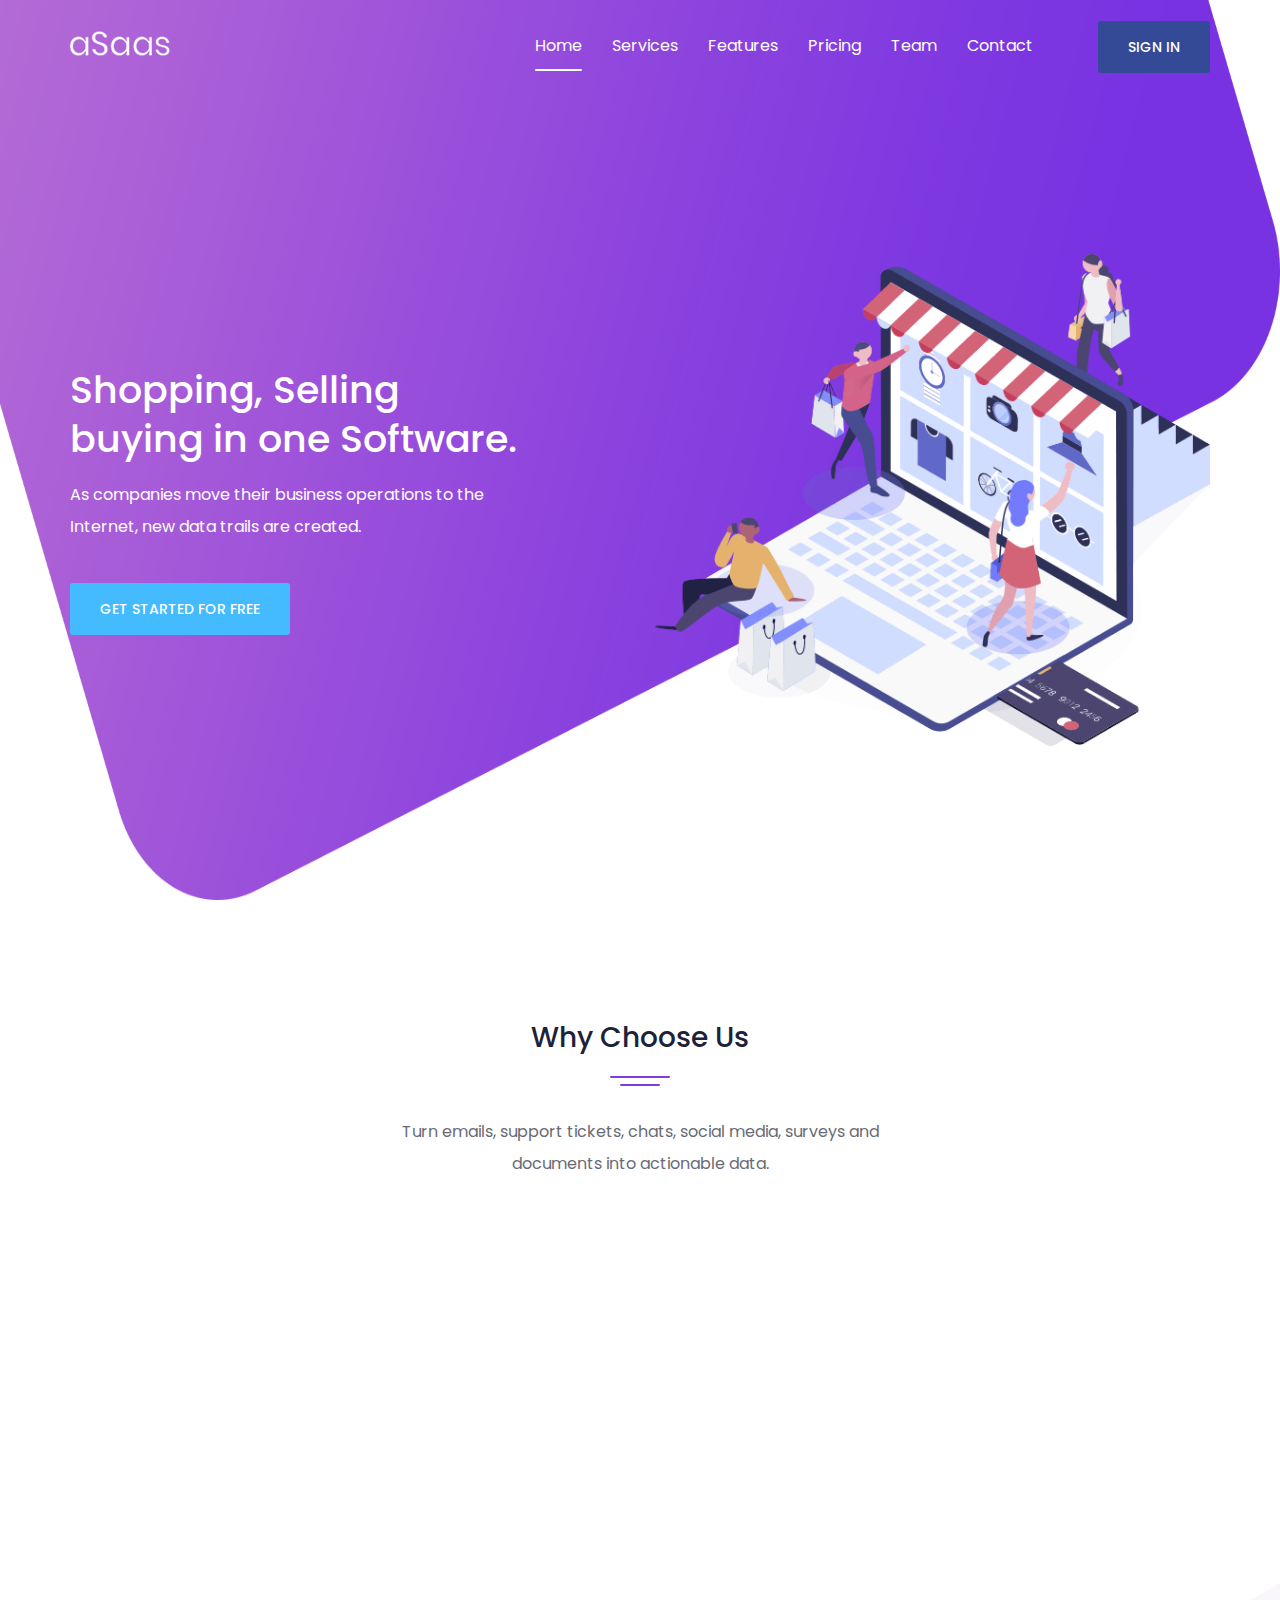
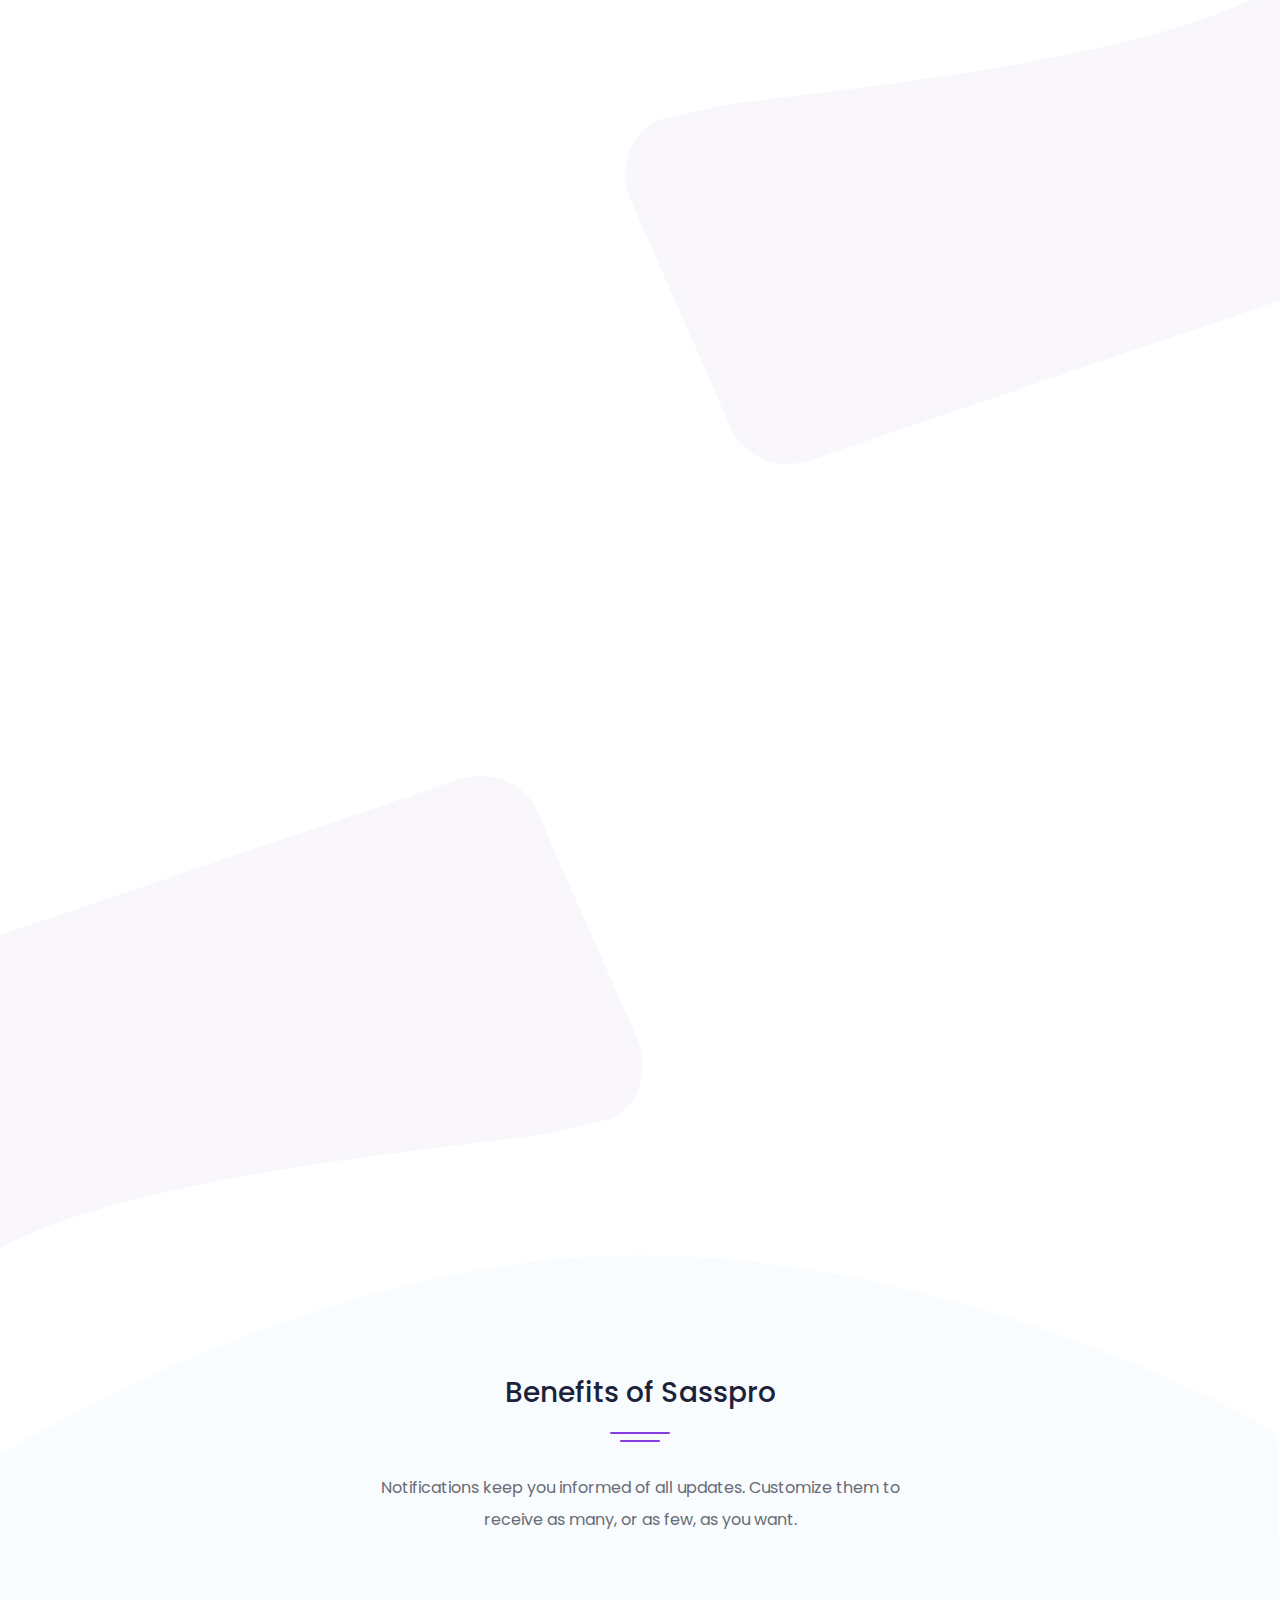
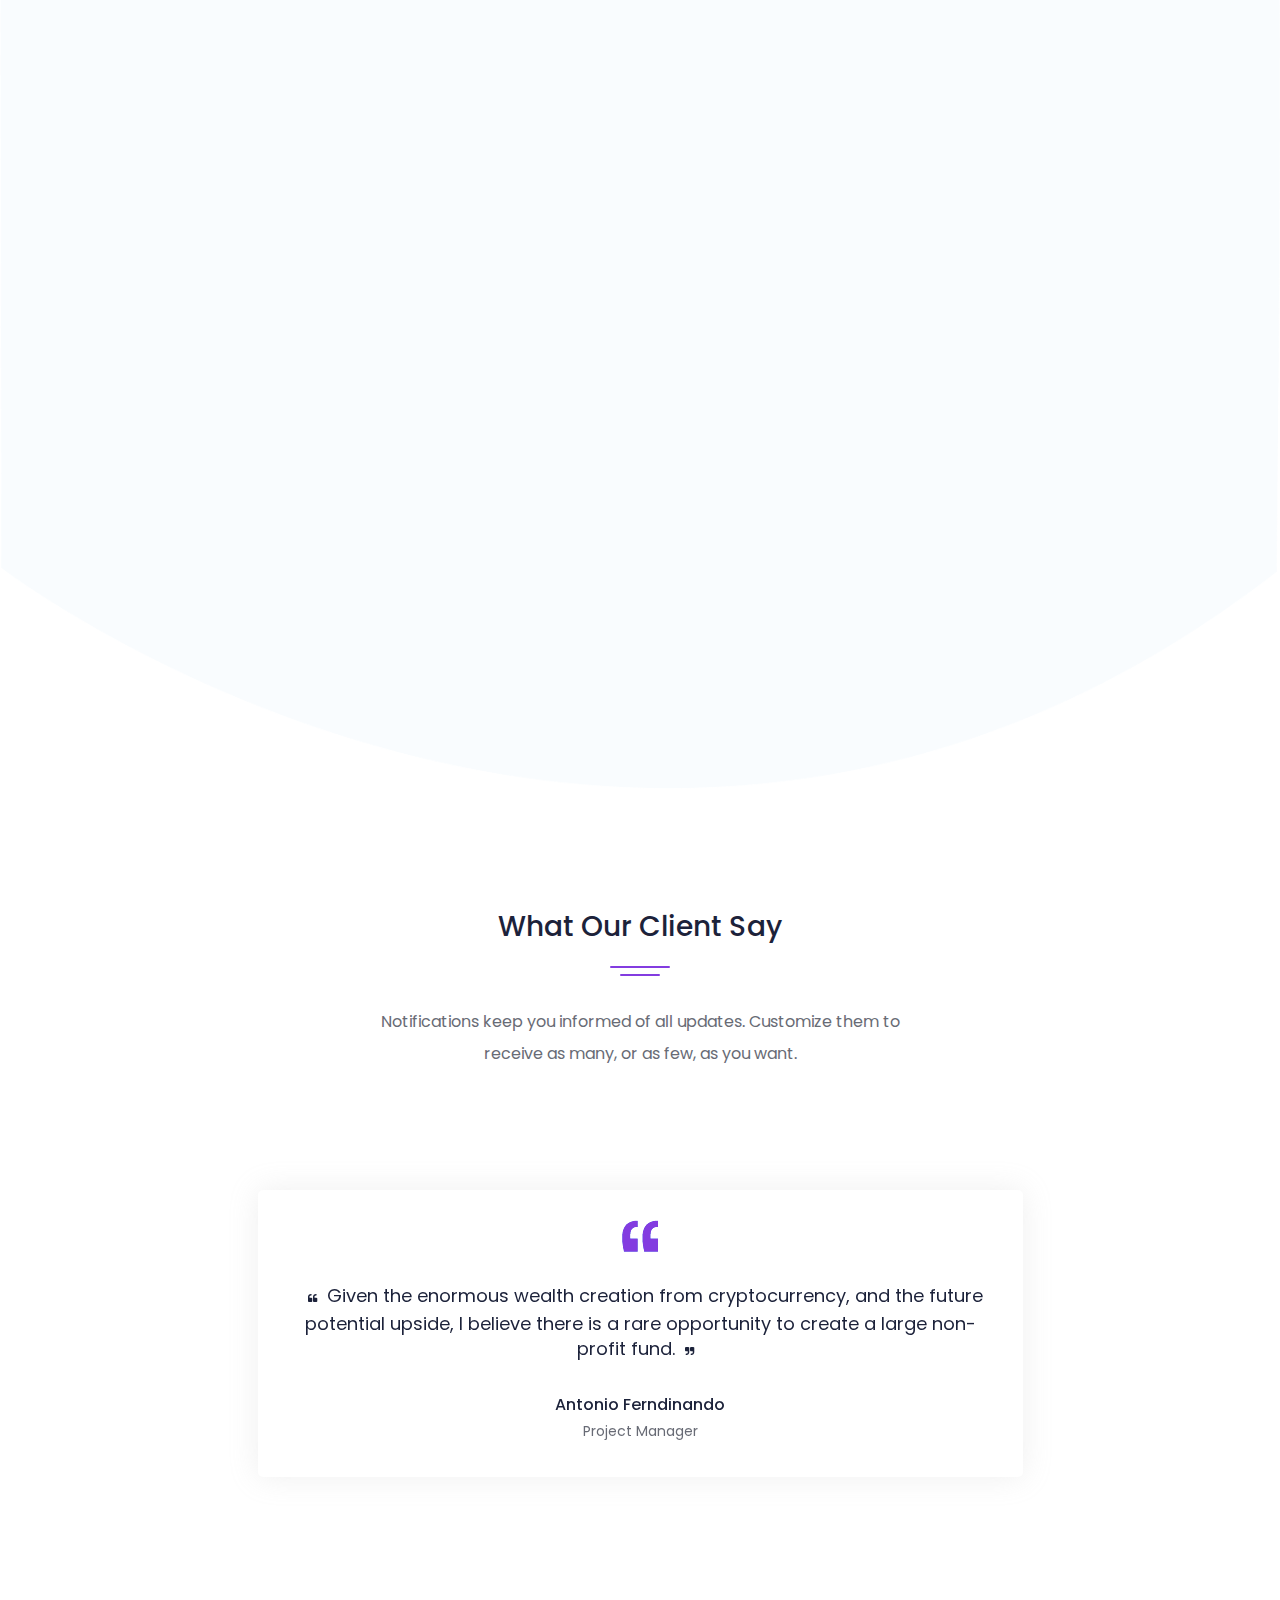
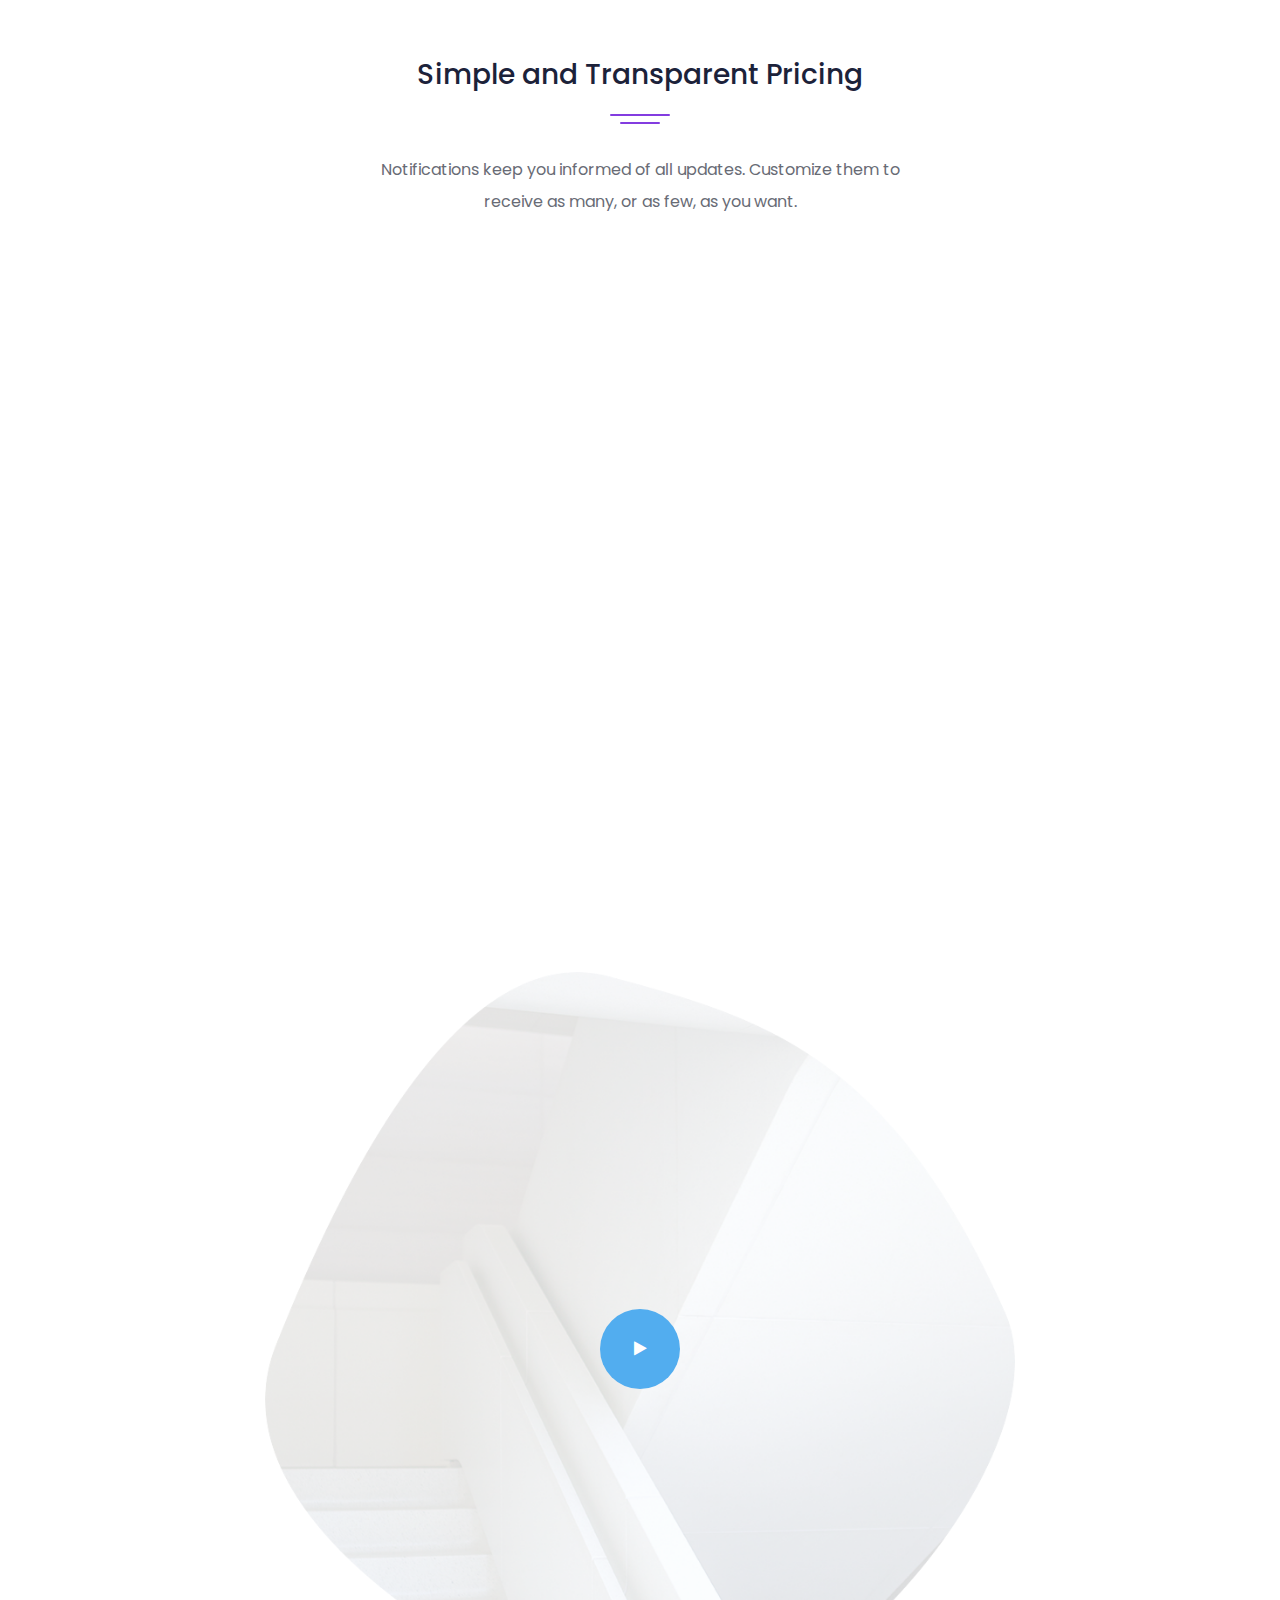
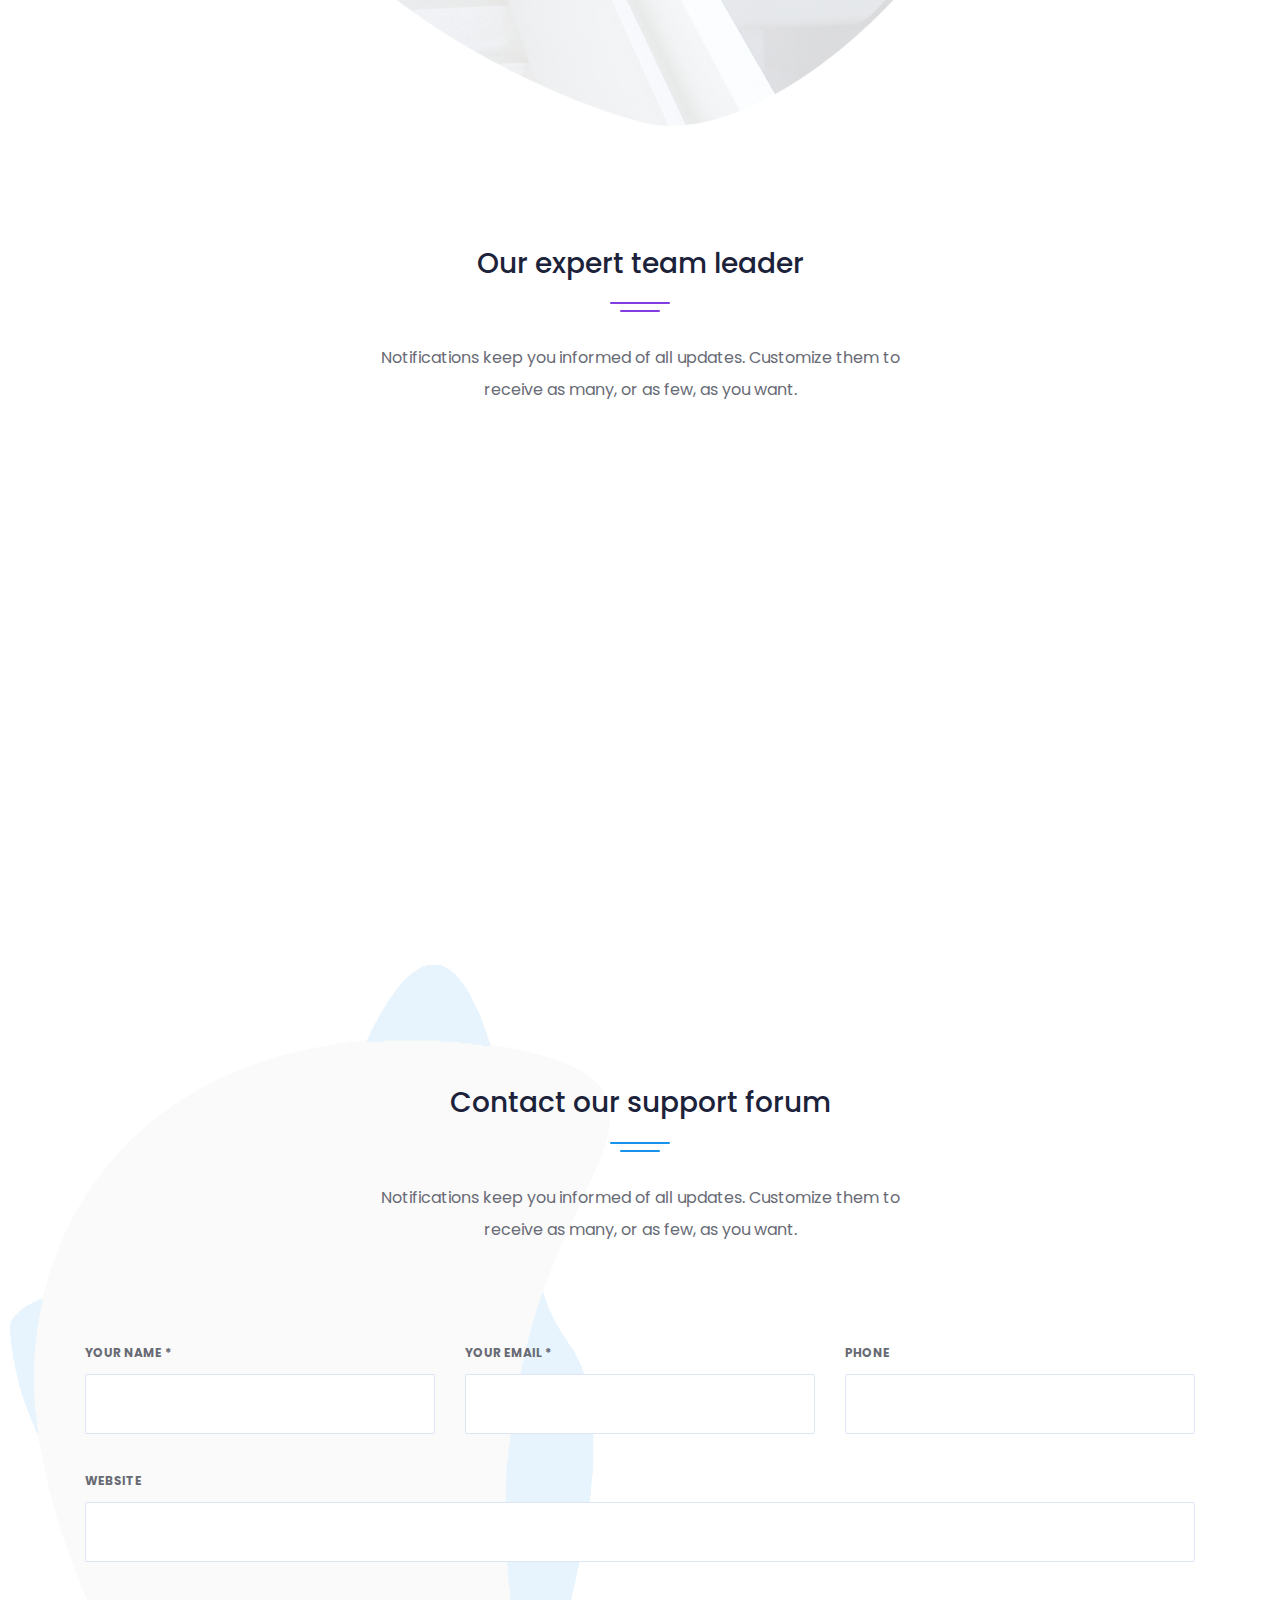
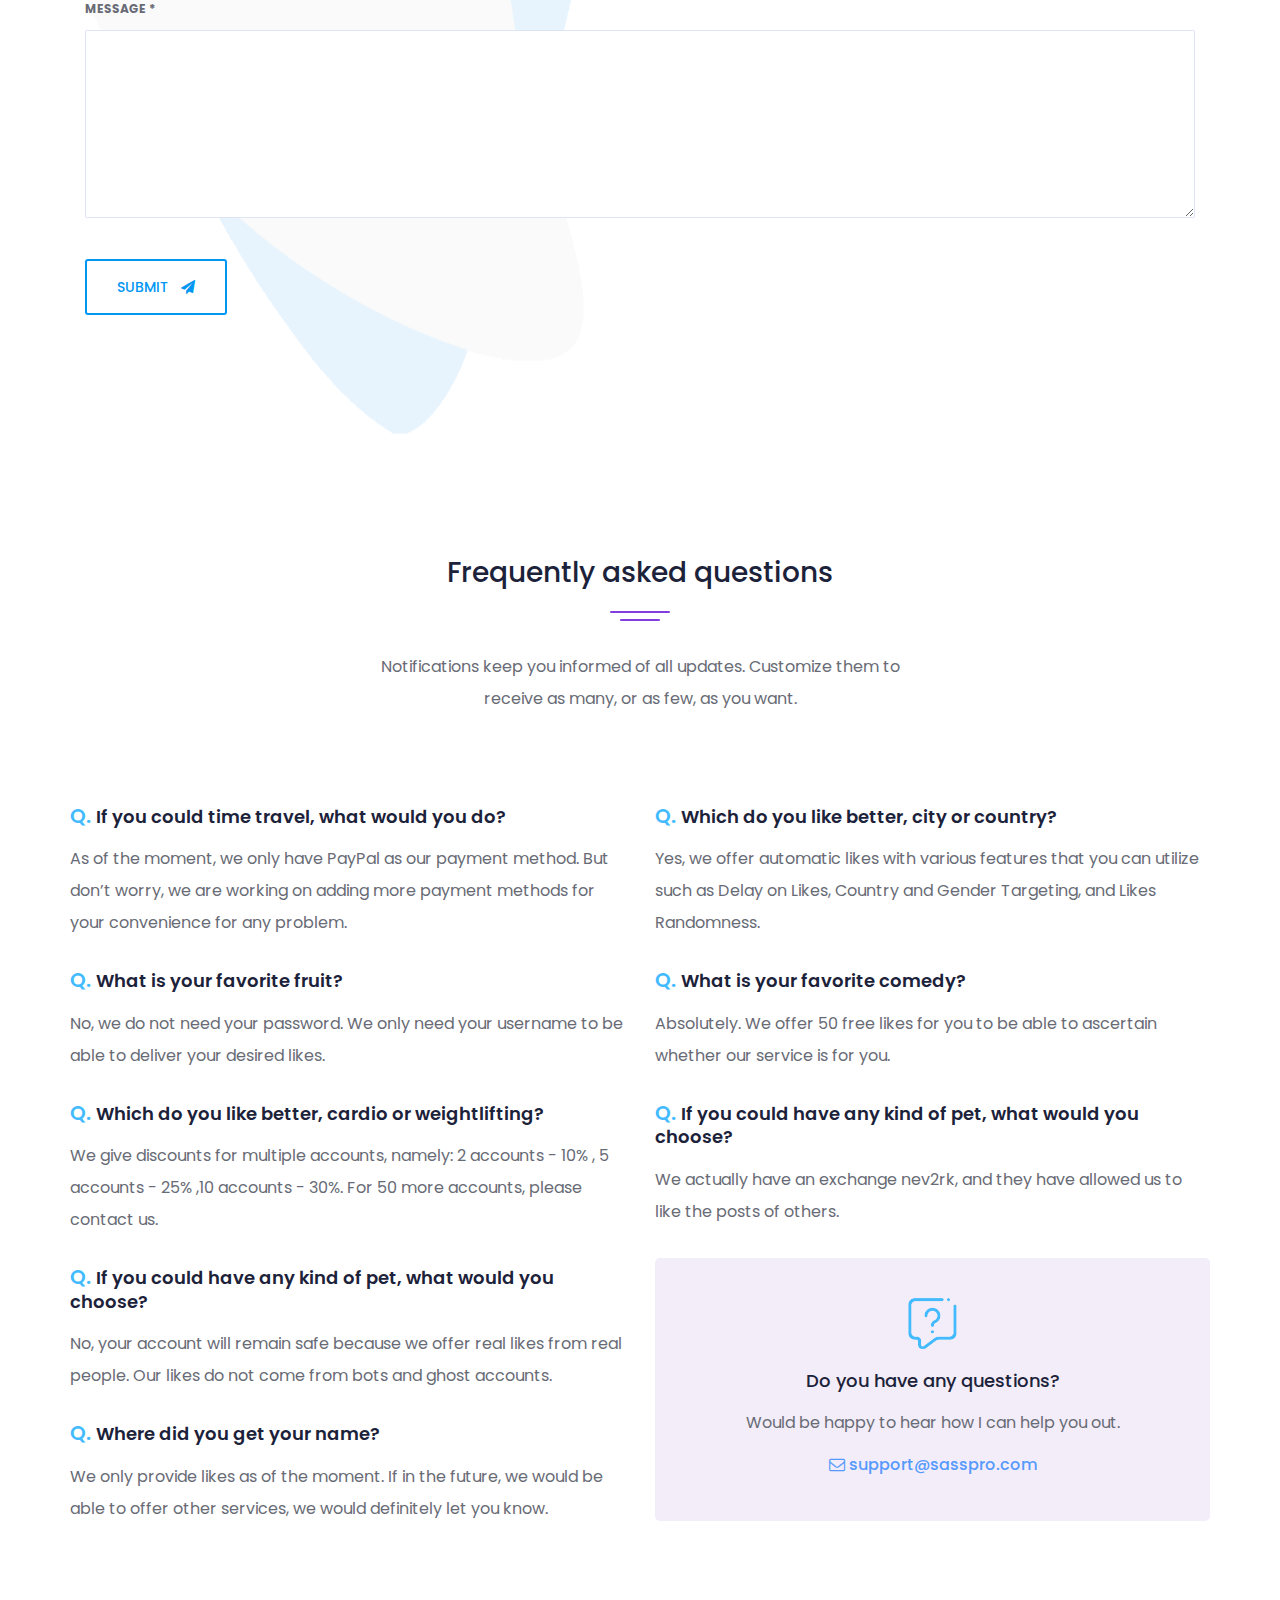
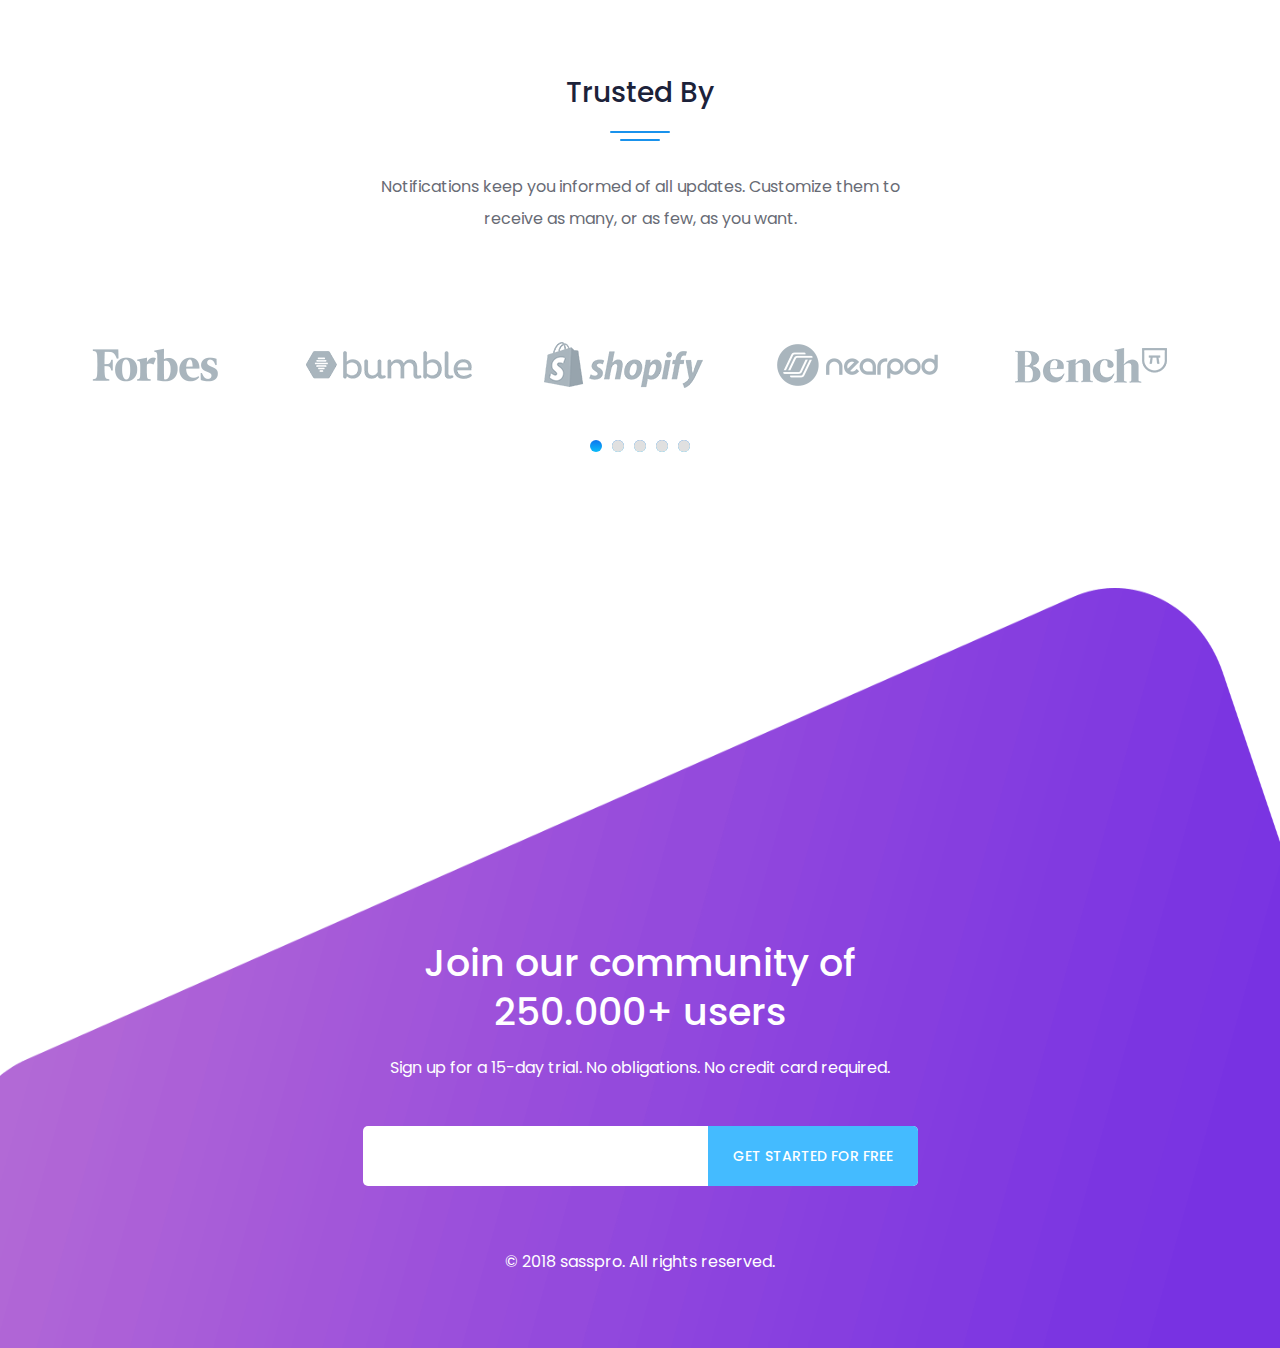
<file: index2.html>
<!doctype html>
<html class="no-js" lang="zxx">


<!-- Mirrored from quomodosoft.com/html/asaas/asaas/index2.html by HTTrack Website Copier/3.x [XR&CO'2014], Mon, 20 Feb 2023 23:31:40 GMT -->
<!-- Added by HTTrack --><meta http-equiv="content-type" content="text/html;charset=UTF-8" /><!-- /Added by HTTrack -->
<head>
    <meta charset="utf-8">
    <meta name="author" content="Ashekur Rahman">
    <meta name="description" content="">
    <meta name="keywords" content="HTML,CSS,XML,JavaScript">
    <meta http-equiv="x-ua-compatible" content="ie=edge">
    <meta name="viewport" content="width=device-width, initial-scale=1.0">
    <!-- Title -->
    <title>aSaas | HTML OnePage Template</title>
    <!-- Place favicon.ico in the root directory -->
    <link rel="apple-touch-icon" href="images/apple-touch-icon.png">
    <link rel="shortcut icon" type="image/ico" href="images/favicon.ico" />
    <!-- Plugin-CSS -->
    <link rel="stylesheet" href="css/normalize.css">
    <link rel="stylesheet" href="css/bootstrap.min.css">
    <link rel="stylesheet" href="css/owl.carousel.min.css">
    <link rel="stylesheet" href="css/magnific-popup.css">
    <link rel="stylesheet" href="css/font-awesome.min.css">
    <link rel="stylesheet" href="css/slicknav.css">
    <link rel="stylesheet" href="css/animate.css">
    <!-- Main-Stylesheets -->
    <link rel="stylesheet" href="css/theme.css">
    <link rel="stylesheet" href="style.css">
    <link rel="stylesheet" href="css/responsive.css">
    <script src="js/vendor/modernizr-2.8.3.min.js"></script>

    <!--[if lt IE 9]>
        <script src="//oss.maxcdn.com/html5shiv/3.7.2/html5shiv.min.js"></script>
        <script src="//oss.maxcdn.com/respond/1.4.2/respond.min.js"></script>
    <![endif]-->
</head>

<body data-spy="scroll" data-target=".mainmenu-area">
    <!-- Prealoader-->
    <div class="preloader">
        <div class="waves-block">
           <div class="icon">
               <i class="fa fa-hourglass-half" ></i>
           </div>
            <div class="waves wave-1"></div>
            <div class="waves wave-2"></div>
            <div class="waves wave-3"></div>
        </div>
    </div>
    <nav class="navbar mainmenu-area menu2" data-spy="affix" data-offset-top="200">
        <div class="container">
            <div class="navbar-header">
                <button type="button" class="navbar-toggle" data-toggle="collapse" data-target="#mainmenu">
                    <span class="icon-bar"></span>
                    <span class="icon-bar"></span>
                    <span class="icon-bar"></span>
                </button>
                <a class="navbar-brand" href="index.html"><img src="images/logo.png" alt=""></a>
            </div>
            <div class="collapse navbar-collapse" id="mainmenu">
                <div class="navbar-header navbar-right hidden visible-lg padding-left-50">
                    <a href="#" class="bttn-1">Sign In</a>
                </div>
                <ul class="nav navbar-nav navbar-right">
                    <li class="active"><a href="#home-page">Home</a></li>
                    <li><a href="#service-page">Services</a></li>
                    <li><a href="#feature-page">Features</a></li>
                    <li><a href="#price-page">Pricing</a></li>
                    <li><a href="#team-page">Team</a></li>
                    <li><a href="#contact-page">Contact</a></li>
                </ul>
            </div>
        </div>
    </nav>
    <!-- Header-Area -->
    <header id="home-page" class="header-area text-white xs-center v2" style="background-image: url('images/header-bg-2.png');background-position: top center; ">
        <div class="table-cell">
            <div class="container">
                <div class="row middle-row">
                    <div class="col-xs-12 col-md-5">
                        <h3 class="heading-3 text-white wow fadeInUp" data-wow-delay="0.2s">Shopping, Selling buying in one Software.</h3>
                        <p class="wow fadeInUp" data-wow-delay="0.4s" >As companies move their business operations to the Internet, new data trails are created.</p>
                        <div class="space-30"></div>
                        <a href="#" class="bttn-4 wow fadeInUp" data-wow-delay="0.6s">Get Started for free</a>
                        <div class="space-60 hidden visible-xs visible-sm"></div>
                    </div>
                    <div class="hidden-xs col-md-6 col-md-offset-1">
                        <figure class="single-image wow fadeInRight">
                            <img src="images/isomatric-1.png" alt="Laptop">
                        </figure>
                    </div>
                </div>
            </div>
        </div>
    </header>
    <!-- Header-Area / -->
    <!-- Service-Area -->
    <section class="section-padding-top" id="service-page">
        <div class="container">
            <div class="row">
                <div class="col-xs-12 col-sm-8 col-md-6 col-sm-offset-2 col-md-offset-3 text-center">
                    <div class="page-title">
                        <h4 class="heading-4 title purple">Why Choose Us</h4>
                        <p>Turn emails, support tickets, chats, social media, surveys and documents into actionable data. </p>
                    </div>
                    <div class="space-80"></div>
                </div>
            </div>
            <div class="row">
                <div class="col-xs-12 col-sm-4">
                    <div class="single-service wow zoomIn" data-wow-delay="0.3s" >
                        <div class="service-icon">
                            <img src="images/service-icon-2-1.png" alt="Service Icon">
                        </div>
                        <h4 class="title">Fast and optimized</h4>
                        <p>Unlike team chat apps, Flow is designed to help your team stay focused by keeping relevant and actionable.</p>
                    </div>
                </div>
                <div class="col-xs-12 col-sm-4">
                    <div class="single-service wow zoomIn" data-wow-delay="0.3s" >
                        <div class="service-icon">
                            <img src="images/service-icon-2-2.png" alt="Service Icon">
                        </div>
                        <h4 class="title">Well Documented</h4>
                        <p>Unlike team chat apps, Flow is designed to help your team stay focused by keeping relevant and actionable.</p>
                    </div>
                </div>
                <div class="col-xs-12 col-sm-4">
                    <div class="single-service wow zoomIn" data-wow-delay="0.3s" >
                        <div class="service-icon">
                            <img src="images/service-icon-2-3.png" alt="Service Icon">
                        </div>
                        <h4 class="title">Easy Integration</h4>
                        <p>Unlike team chat apps, Flow is designed to help your team stay focused by keeping relevant and actionable.</p>
                    </div>
                </div>
            </div>
        </div>
    </section>
    <!-- Service-Area / -->
    <!-- Project-Area -->
    <section class="section-padding-top" style="background-image: url(images/section-bg-4.png);background-position: right center; background-size: 60% auto;">
        <div class="container">
            <div class="row middle-row">
                <div class="col-xs-12 col-md-5 wow fadeInLeft">
                    <h4 class="heading-4">Increase conversions and sales</h4>
                    <p>Discover where each customer came from, how they interact with your marketing channels, and gain deeper insights into what drives them to purchase.a</p>
                    <div class="space-15"></div>
                    <a href="#" class="bttn-4">Read More</a>
                    <div class="space-60 hidden visible-xs visible-sm"></div>
                </div>
                <div class="col-xs-12 col-md-6 col-md-offset-1 wow fadeInRight">
                    <figure class="wow">
                        <img src="images/isomatric-2.png" alt="deshbord">
                    </figure>
                </div>
            </div>
        </div>
    </section>
    <!-- Project-Area / -->
    <!-- Project-Area -->
    <section class="section-padding" style="background-image: url(images/section-bg-5.png); background-size: 60% auto; background-position: bottom left;">
        <div class="container">
            <div class="row middle-row">
                <div class="col-xs-12 col-md-7 wow fadeInRight">
                    <figure class="wow">
                        <img src="images/isomatric-3.png" alt="deshbord">
                    </figure>
                    <div class="space-60 hidden visible-xs visible-sm"></div>
                </div>
                <div class="col-xs-12 col-md-5 wow fadeInLeft">
                    <h6 class="upper text-blue">Project Schedules</h6>
                    <h4 class="heading-4">Easily balance workloads and manage resources</h4>
                    <p>Plan ahead by day, week, or month, and see project status at a glance. Search and filter to focus in on anything form a single project to an individual person's workload.</p>
                    <div class="space-15"></div>
                    <a href="#" class="bttn-4">Read More</a>
                </div>
            </div>
        </div>
    </section>
    <!-- Project-Area / -->
    <!-- Feature-Area -->
    <section id="feature-page" class="section-padding" style="background-image: url('images/section-bg-2.png'); background-position: center center; background-size: 100% 100%;">
        <div class="container">
            <div class="row">
                <div class="col-xs-12 col-sm-8 col-md-6 col-sm-offset-2 col-md-offset-3 text-center">
                    <div class="page-title">
                        <h4 class="heading-4 title purple">Benefits of Sasspro</h4>
                        <p>Notifications keep you informed of all updates. Customize them to receive as many, or as few, as you want.</p>
                    </div>
                    <div class="space-80"></div>
                </div>
            </div>
            <div class="row">
                <div class="col-xs-12 col-sm-6 col-md-3">
                    <div class="single-feature v2 wow fadeInRight" data-wow-delay="0.3s">
                        <div class="feature-icon">
                            <img src="images/feature-icon-2-1.png" alt="Easy Intregration">
                        </div>
                        <h5 class="title">Easy Intregration</h5>
                        <p>Notifications keep you informed of all updates. Customize them to receive as many,</p>
                    </div>
                </div>
                <div class="col-xs-12 col-sm-6 col-md-3">
                    <div class="single-feature v2 wow fadeInRight" data-wow-delay="0.4s">
                        <div class="feature-icon">
                            <img src="images/feature-icon-2-2.png" alt="Easy Intregration">
                        </div>
                        <h5 class="title">Latest Technology</h5>
                        <p>Notifications keep you informed of all updates. Customize them to receive as many,</p>
                    </div>
                </div>
                <div class="col-xs-12 col-sm-6 col-md-3">
                    <div class="single-feature v2 wow fadeInRight" data-wow-delay="0.5s">
                        <div class="feature-icon">
                            <img src="images/feature-icon-2-3.png" alt="Easy Intregration">
                        </div>
                        <h5 class="title">Cloud Service</h5>
                        <p>Notifications keep you informed of all updates. Customize them to receive as many,</p>
                    </div>
                </div>
                <div class="col-xs-12 col-sm-6 col-md-3">
                    <div class="single-feature v2 wow fadeInRight" data-wow-delay="0.6s">
                        <div class="feature-icon">
                            <img src="images/feature-icon-2-4.png" alt="Easy Intregration">
                        </div>
                        <h5 class="title">Team Collaboration</h5>
                        <p>Notifications keep you informed of all updates. Customize them to receive as many,</p>
                    </div>
                </div>
                <div class="col-xs-12 col-sm-6 col-md-3">
                    <div class="single-feature v2 wow fadeInRight" data-wow-delay="0.7s">
                        <div class="feature-icon">
                            <img src="images/feature-icon-2-5.png" alt="Easy Intregration">
                        </div>
                        <h5 class="title">Multiple Post Selection</h5>
                        <p>Notifications keep you informed of all updates. Customize them to receive as many,</p>
                    </div>
                </div>
                <div class="col-xs-12 col-sm-6 col-md-3">
                    <div class="single-feature v2 wow fadeInRight" data-wow-delay="0.8s">
                        <div class="feature-icon">
                            <img src="images/feature-icon-2-6.png" alt="Easy Intregration">
                        </div>
                        <h5 class="title">User Permissions</h5>
                        <p>Notifications keep you informed of all updates. Customize them to receive as many,</p>
                    </div>
                </div>
                <div class="col-xs-12 col-sm-6 col-md-3">
                    <div class="single-feature v2 wow fadeInRight" data-wow-delay="0.9s">
                        <div class="feature-icon">
                            <img src="images/feature-icon-2-7.png" alt="Easy Intregration">
                        </div>
                        <h5 class="title">Unlimited Invoice</h5>
                        <p>Notifications keep you informed of all updates. Customize them to receive as many,</p>
                    </div>
                </div>
                <div class="col-xs-12 col-sm-6 col-md-3">
                    <div class="single-feature v2 wow fadeInRight" data-wow-delay="1s">
                        <div class="feature-icon">
                            <img src="images/feature-icon-2-8.png" alt="Easy Intregration">
                        </div>
                        <h5 class="title">Customer Support</h5>
                        <p>Notifications keep you informed of all updates. Customize them to receive as many,</p>
                    </div>
                </div>
            </div>
        </div>
    </section>
    <!-- Feature-Area / -->
    <!-- Testimonial-Area -->
    <section class="section-padding-top" id="testimonial-page">
        <div class="container">
            <div class="row">
                <div class="col-xs-12 col-sm-8 col-md-6 col-sm-offset-2 col-md-offset-3 text-center">
                    <div class="page-title">
                        <h4 class="heading-4 title purple">What Our Client Say</h4>
                        <p>Notifications keep you informed of all updates. Customize them to receive as many, or as few, as you want.</p>
                    </div>
                    <div class="space-80"></div>
                </div>
            </div>
            <div class="row">
                <div class="col-xs-12 col-sm-10 col-sm-offset-1">
                    <div class="testimonials v2 dots-none side-arrow purple-nav">
                        <div class="single-testimonial">
                            <div class="desc">Given the enormous wealth creation from cryptocurrency, and the future potential upside, I believe there is a rare opportunity to create a large non-profit fund.</div>
                            <h5 class="name">Antonio Ferndinando</h5>
                            <span class="position">Project Manager</span>
                        </div>
                        <div class="single-testimonial">
                            <div class="desc">Given the enormous wealth creation from cryptocurrency, and the future potential upside, I believe there is a rare opportunity to create a large non-profit fund.</div>
                            <h5 class="name">Antonio Ferndinando</h5>
                            <span class="position">Project Manager</span>
                        </div>
                        <div class="single-testimonial">
                            <div class="desc">Given the enormous wealth creation from cryptocurrency, and the future potential upside, I believe there is a rare opportunity to create a large non-profit fund.</div>
                            <h5 class="name">Antonio Ferndinando</h5>
                            <span class="position">Project Manager</span>
                        </div>
                    </div>
                </div>
            </div>
        </div>
    </section>
    <!-- Testimonial-Area / -->
    <!-- Price-Area -->
    <section class="section-padding-top" id="price-page">
        <div class="container">
            <div class="row">
                <div class="col-xs-12 col-sm-8 col-md-6 col-sm-offset-2 col-md-offset-3 text-center">
                    <div class="page-title">
                        <h4 class="heading-4 title purple">Simple and Transparent Pricing</h4>
                        <p>Notifications keep you informed of all updates. Customize them to receive as many, or as few, as you want.</p>
                    </div>
                    <div class="space-80"></div>
                </div>
            </div>
            <div class="row">
                <div class="col-xs-12 col-sm-4">
                    <div class="price-box purple wow fadeInLeft">
                        <h5 class="title">Basic</h5>
                        <div class="price-rate">$0</div>
                        <div class="price-time">Free Forever</div>
                        <div class="price-content">
                            <ul>
                                <li>4 agents included</li>
                                <li>Unlimited History</li>
                                <li>Automated triggers</li>
                                <li>Integrations</li>
                                <li>Team Inbox Features</li>
                            </ul>
                        </div>
                        <a href="#" class="bttn-3">Start using free</a>
                    </div>
                    <div class="space-60 hidden visible-xs"></div>
                </div>
                <div class="col-xs-12 col-sm-4">
                    <div class="price-box purple wow flipInY">
                        <h5 class="title">Pro</h5>
                        <div class="price-rate">$9</div>
                        <div class="price-time">Per Month</div>
                        <div class="price-content">
                            <ul>
                                <li>10 agents included</li>
                                <li>Unlimited History</li>
                                <li>Automated triggers</li>
                                <li>Integrations</li>
                                <li>Team Inbox Features</li>
                            </ul>
                        </div>
                        <a href="#" class="bttn-3">Start My Trial</a>
                    </div>
                    <div class="space-60 hidden visible-xs"></div>
                </div>
                <div class="col-xs-12 col-sm-4">
                    <div class="price-box purple wow fadeInRight">
                        <h5 class="title">Unlimited</h5>
                        <div class="price-rate">$45</div>
                        <div class="price-time">Per Month</div>
                        <div class="price-content">
                            <ul>
                                <li>18 agents included</li>
                                <li>Unlimited History</li>
                                <li>Automated triggers</li>
                                <li>Integrations</li>
                                <li>Team Inbox Features</li>
                            </ul>
                        </div>
                        <a href="#" class="bttn-3">Start My Trial</a>
                    </div>
                </div>
            </div>
        </div>
    </section>
    <!-- Price-Area -->
    <div class="section-padding-top" id="gallery-page">
        <div class="container">
            <div class="row">
                <div class="col-xs-12 col-sm-8 col-sm-offset-2">
                    <div class="video-box text-center">
                        <img src="images/video-image.png" alt="">
                        <div class="waves-block">
                            <div class="waves wave-1"></div>
                            <div class="waves wave-2"></div>
                            <div class="waves wave-3"></div>
                        </div>
                        <a href="https://www.youtube.com/watch?v=NQ4_GCr0V8A" class="v-bttn popup"><i class="fa fa-play"></i></a>
                    </div>
                </div>
            </div>
        </div>
    </div>
    <section class="team-area section-padding" id="team-page">
        <div class="container">
            <div class="row">
                <div class="col-xs-12 col-sm-8 col-md-6 col-sm-offset-2 col-md-offset-3 text-center">
                    <div class="page-title">
                        <h4 class="heading-4 title purple">Our expert team leader</h4>
                        <p>Notifications keep you informed of all updates. Customize them to receive as many, or as few, as you want.</p>
                    </div>
                    <div class="space-80"></div>
                </div>
            </div>
            <div class="row">
                <div class="col-xs-12 col-sm-6 col-md-3">
                    <div class="single-team wow fadeInUp box_2 purple" data-wow-delay="0.3s" >
                        <figure class="team-photo">
                            <img src="images/team-1.png" alt="">
                        </figure>
                        <div class="team-content">
                            <h4 class="team-name">Michael Alber</h4>
                            <div class="team-position">Head of Idea</div>
                            <div class="social">
                                <a href="#"><i class="fa fa-facebook"></i></a>
                                <a href="#"><i class="fa fa-twitter"></i></a>
                                <a href="#"><i class="fa fa-google-plus"></i></a>
                                <a href="#"><i class="fa fa-linkedin"></i></a>
                            </div>
                        </div>
                    </div>
                </div>
                <div class="col-xs-12 col-sm-6 col-md-3">
                    <div class="single-team wow fadeInUp box_2 purple" data-wow-delay="0.4s" >
                        <figure class="team-photo">
                            <img src="images/team-2.png" alt="">
                        </figure>
                        <div class="team-content">
                            <h4 class="team-name">Lana Stevens</h4>
                            <div class="team-position">Head of Idea</div>
                            <div class="social">
                                <a href="#"><i class="fa fa-facebook"></i></a>
                                <a href="#"><i class="fa fa-twitter"></i></a>
                                <a href="#"><i class="fa fa-google-plus"></i></a>
                                <a href="#"><i class="fa fa-linkedin"></i></a>
                            </div>
                        </div>
                    </div>
                </div>
                <div class="col-xs-12 col-sm-6 col-md-3">
                    <div class="single-team wow fadeInUp box_2 purple" data-wow-delay="0.5s" >
                        <figure class="team-photo">
                            <img src="images/team-3.png" alt="">
                        </figure>
                        <div class="team-content">
                            <h4 class="team-name">Anya Siennadia</h4>
                            <div class="team-position">Head of Idea</div>
                            <div class="social">
                                <a href="#"><i class="fa fa-facebook"></i></a>
                                <a href="#"><i class="fa fa-twitter"></i></a>
                                <a href="#"><i class="fa fa-google-plus"></i></a>
                                <a href="#"><i class="fa fa-linkedin"></i></a>
                            </div>
                        </div>
                    </div>
                </div>
                <div class="col-xs-12 col-sm-6 col-md-3">
                    <div class="single-team wow fadeInUp box_2 purple" data-wow-delay="0.6s" >
                        <figure class="team-photo">
                            <img src="images/team-4.png" alt="">
                        </figure>
                        <div class="team-content">
                            <h4 class="team-name">Jhon Doe</h4>
                            <div class="team-position">Head of Idea</div>
                            <div class="social">
                                <a href="#"><i class="fa fa-facebook"></i></a>
                                <a href="#"><i class="fa fa-twitter"></i></a>
                                <a href="#"><i class="fa fa-google-plus"></i></a>
                                <a href="#"><i class="fa fa-linkedin"></i></a>
                            </div>
                        </div>
                    </div>
                </div>
            </div>
        </div>
    </section>
    <section id="contact-page" class="section-padding contact-area" style="background: url('images/welcome-4-Shape.png') no-repeat scroll center left 10px / 600px 100%;">
        <div class="container">
            <div class="row">
                <div class="col-xs-12 col-sm-8 col-md-6 col-sm-offset-2 col-md-offset-3 text-center">
                    <div class="page-title">
                        <h4 class="heading-4 title">Contact our support forum</h4>
                        <p>Notifications keep you informed of all updates. Customize them to receive as many, or as few, as you want.</p>
                    </div>
                    <div class="space-80"></div>
                </div>
            </div>
            <div class="row">
                <div class="col-xs-12">
                    <form id="contact-form" class="contactform">
                        <div class="col-xs-12 col-md-4">
                            <div class="input-box">
                                <label for="form-name">Your Name *</label>
                                <input type="text" name="form-name" id="form-name" class="form-input">
                            </div>
                        </div>
                        <div class="col-xs-12 col-md-4">
                            <div class="input-box">
                                <label for="form-email">Your Email *</label>
                                <input type="text" name="form-email" id="form-email" class="form-input">
                            </div>
                        </div>
                        <div class="col-xs-12 col-md-4">
                            <div class="input-box">
                                <label for="form-phone">Phone</label>
                                <input type="text" name="form-phone" id="form-phone" class="form-input">
                            </div>
                        </div>
                        <div class="col-xs-12">
                            <div class="input-box">
                                <label for="form-website">Website</label>
                                <input type="text" id="form-website" name="form-website" class="form-input">
                            </div>
                        </div>
                        <div class="col-xs-12">
                            <div class="input-box">
                                <label for="form-message">Message *</label>
                                <textarea name="form-message" id="form-message" cols="30" rows="5" class="form-input"></textarea>
                            </div>
                        </div>
                        <div class="col-xs-12">
                            <button class="bttn-3" type="submit">Submit &nbsp;&nbsp;<i class="fa fa-paper-plane"></i></button>
                        </div>
                    </form>
                </div>
            </div>
        </div>
    </section>
    <!-- FAQ-Area -->
    <section class="section-padding-top" id="faq-page">
        <div class="container">
            <div class="row">
                <div class="col-xs-12 col-sm-8 col-md-6 col-sm-offset-2 col-md-offset-3 text-center">
                    <div class="page-title">
                        <h4 class="heading-4 title purple">Frequently asked questions</h4>
                        <p>Notifications keep you informed of all updates. Customize them to receive as many, or as few, as you want.</p>
                    </div>
                    <div class="space-80"></div>
                </div>
            </div>
            <div class="row">
                <div class="col-xs-12 col-sm-6">
                    <div class="faq-box">
                        <h4 class="title">If you could time travel, what would you do?</h4>
                        <p>As of the moment, we only have PayPal as our payment method. But don’t worry, we are working on adding more payment methods for your convenience for any problem.</p>
                    </div>
                    <div class="faq-box">
                        <h4 class="title">What is your favorite fruit?</h4>
                        <p>No, we do not need your password. We only need your username to be able to deliver your desired likes.</p>
                    </div>
                    <div class="faq-box">
                        <h4 class="title">Which do you like better, cardio or weightlifting?</h4>
                        <p>We give discounts for multiple accounts, namely: 2 accounts - 10% , 5 accounts - 25% ,10 accounts - 30%. For 50 more accounts, please contact us.</p>
                    </div>
                    <div class="faq-box">
                        <h4 class="title">If you could have any kind of pet, what would you choose?</h4>
                        <p>No, your account will remain safe because we offer real likes from real people. Our likes do not come from bots and ghost accounts.</p>
                    </div>
                    <div class="faq-box">
                        <h4 class="title">Where did you get your name?</h4>
                        <p>We only provide likes as of the moment. If in the future, we would be able to offer other services, we would definitely let you know.</p>
                    </div>
                </div>
                <div class="col-xs-12 col-sm-6">
                    <div class="faq-box">
                        <h4 class="title">Which do you like better, city or country?</h4>
                        <p>Yes, we offer automatic likes with various features that you can utilize such as Delay on Likes, Country and Gender Targeting, and Likes Randomness. </p>
                    </div>
                    <div class="faq-box">
                        <h4 class="title">What is your favorite comedy?</h4>
                        <p>Absolutely. We offer 50 free likes for you to be able to ascertain whether our service is for you.</p>
                    </div>
                    <div class="faq-box">
                        <h4 class="title">If you could have any kind of pet, what would you choose?</h4>
                        <p>We actually have an exchange nev2rk, and they have allowed us to like the posts of others.</p>
                    </div>
                    <div class="qustion-box-2">
                        <div class="qustion-icon">
                            <img src="images/q-icon.png" alt="">
                        </div>
                        <h4 class="title">Do you have any questions?</h4>
                        <p>Would be happy to hear how I can help you out.</p>
                        <a href="mailto:support@sasspro.com"><i class="fa fa-envelope-o" ></i> support@sasspro.com</a>
                    </div>
                </div>
            </div>
        </div>
    </section>
    <!-- FAQ-Area -->
    <!-- Sponsor-Area -->
    <div class="section-padding">
        <div class="container">
            <div class="row">
                <div class="col-xs-12 col-sm-8 col-md-6 col-sm-offset-2 col-md-offset-3 text-center">
                    <div class="page-title">
                        <h4 class="heading-4 title">Trusted By</h4>
                        <p>Notifications keep you informed of all updates. Customize them to receive as many, or as few, as you want.</p>
                    </div>
                    <div class="space-80"></div>
                </div>
            </div>
            <div class="row">
                <div class="sponsors">
                    <div class="item">
                        <img src="images/sponsor-1.png" alt="sponsor">
                    </div>
                    <div class="item">
                        <img src="images/sponsor-2.png" alt="sponsor">
                    </div>
                    <div class="item">
                        <img src="images/sponsor-3.png" alt="sponsor">
                    </div>
                    <div class="item">
                        <img src="images/sponsor-4.png" alt="sponsor">
                    </div>
                    <div class="item">
                        <img src="images/sponsor-5.png" alt="sponsor">
                    </div>
                </div>
            </div>
        </div>
    </div>
    <!-- Sponsor-Area / -->

    <footer class="footer-area v2">
        <div class="container">
            <div class="row">
                <div class="col-sm-6 col-sm-offset-3 text-center text-white">
                    <h3 class="heading-3 text-white">Join our community of 250.000+ users</h3>
                    <p>Sign up for a 15-day trial. No obligations. No credit card required.</p>
                    <form id="mc-form" class="subscrie-form v2">
                        <label class="mt10" for="mc-email"></label>
                        <input type="email" class="control" id="mc-email">
                        <button type="submit" class="submit">Get Started for free</button>
                    </form>
                    <div class="space-60"></div>
                    <div class="copyright">&copy; 2018 sasspro. All rights reserved.</div>
                </div>
            </div>
        </div>
    </footer>
    <!--Vendor-JS-->
    <script src="js/vendor/jquery-1.12.4.min.js"></script>
    <script src="js/vendor/bootstrap.min.js"></script>
    <!--Plugin-JS-->
    <script src="js/owl.carousel.min.js"></script>
    <script src="js/ajaxchimp.js"></script>
    <script src="js/magnific-popup.min.js"></script>
    <script src="js/contact-form.js"></script>
    <script src="js/slicknav.min.js"></script>
    <script src="js/scrollUp.min.js"></script>
    <script src="js/wow.min.js"></script>
    <!--Main-active-JS-->
    <script src="js/main.js"></script>
</body>


<!-- Mirrored from quomodosoft.com/html/asaas/asaas/index2.html by HTTrack Website Copier/3.x [XR&CO'2014], Mon, 20 Feb 2023 23:34:26 GMT -->
</html>
</file>
<file: css/theme.css>
/*==========================
CSS INDEX
============================
1. Headser-Area
2. Mainmenu-Area
2.1 DropDown-Menu
3. Button-Design
4. Page-Title
5. Service-Box
6. Feature-Box 
7. Testimonial-Area
8. Price-Box
9. Gallery-Area
10. FAQ-Box
11. Qustion-Box-v2
12. Footer-Area
12.1 Footer-Widget-Area
12.2 Social-Menu
12.3 Subscribe-Form
13. Sponsor-Area
14. Scroll-Button
==========================*/

/*-- 1. Headser-Area --*/

.header-area {
    width: 100%;
    min-height: 100vh;
    padding-top: 100px;
    background-size: 100% auto;
    background-position: bottom center;
    background-repeat: no-repeat;
    display: table;
    z-index: 1;
}

.header-area.v2 {
    background-size: 100% 100%;
}
.overlay {
    position: absolute;
    left: 0;
    top: 0;
    width: 100%;
    height: 100%;
    z-index: -1;
}

.overlay.blue {
    background: #5bb1ef;
    background: linear-gradient(45deg, #5bb1ef 0%, #0088ea 100%);
    filter: progid:DXImageTransform.Microsoft.gradient( startColorstr='#5bb1ef', endColorstr='#0088ea', GradientType=1);
}

.overlay.dark-blue {
    background: #344998;
    background: linear-gradient(45deg, #344998 0%, #23A8E9 100%);
    filter: progid:DXImageTransform.Microsoft.gradient( startColorstr='#344998', endColorstr='#23A8E9', GradientType=1);

}

/*-- 2. Mainmenu-Area --*/

.navbar-brand {
    padding-top: 10px;
}

.mainmenu-area {
    position: absolute;
    left: 0;
    top: 0;
    width: 100%;
    padding: 20px 0;
    white-space: nowrap;
    z-index: 9999;
    -webkit-transition: 0.3s;
    transition: 0.3s;
}

.mainmenu-area.affix {
    position: fixed;
    background-color: #068BEA;
    padding: 10px 0;
}
.mainmenu-area.affix.menu2 {
    background-color: #833ce0;
}

.mainmenu-area ul.nav > li {
    padding: 0 15px;
}

.mainmenu-area ul.nav > li > i {
    display: inline-block;
    position: relative;
    top: 3px;
    color: #ffffff;
    -webkit-transform: rotate(90deg);
    transform: rotate(90deg);
    -webkit-transition: 0.3s;
    transition: 0.3s;
}

.mainmenu-area ul.nav > li:hover > i {
    top: -3px;
}

.mainmenu-area ul.nav > li > a {
    color: #ffffff;
    display: inline-block;
    position: relative;
    font-size: 16px;
    font-weight: 400;
    position: relative;
    padding: 15px 0;
}

.mainmenu-area ul.nav > li > a:after {
    content: "";
    position: absolute;
    bottom: 0;
    left: 0;
    width: 0;
    height: 2px;
    background-color: #ffffff;
    border-radius: 5px;
    -webkit-transition: 0.3s;
    transition: 0.3s;
}

.mainmenu-area ul.nav > li > a:focus,
.mainmenu-area ul.nav > li > a:hover {
    background: none;

}

.mainmenu-area ul.nav > li:hover > a:after {
    width: 50%
}

.mainmenu-area ul.nav > li.active > a:after {
    width: 100%;
}

/*-- 2.1 DropDown-Menu --*/

.mainmenu-area ul li {
    position: relative;
}

.mainmenu-area ul ul {
    list-style: none;
    margin: 0;
    padding: 10px;
    background-color: #ffffff;
    border-radius: 5px;
    border: 1px solid #e9f4fb;
}

.mainmenu-area ul ul li {
    display: block;
    min-width: 200px;
}

.mainmenu-area ul ul li i {
    position: absolute;
    right: 10px;
    top: 13px;
    -webkit-transform: rotate(90deg);
    transform: rotate(90deg);
    -webkit-transition: 0.3s;
    transition: 0.3s;
}

.mainmenu-area ul ul li:hover > i {
    -webkit-transform: rotate(0deg);
    transform: rotate(0deg);
}

.mainmenu-area ul ul li a {
    display: block;
    padding: 5px 15px;
    font-size: 14px;
    font-weight: 700;
}

.mainmenu-area ul ul li:hover > a {
    color: #1892EB;
}

.mainmenu-area ul ul.sub-menu {
    position: absolute;
    left: 0;
    top: calc(100% + 30px);
    opacity: 0;
    visibility: hidden;
    z-index: 9;
    -webkit-transition: 0.3s;
    transition: 0.3s;
}

.mainmenu-area ul ul.sub-menu ul.sub-menu {
    left: 100%;
    top: 30px;
}

.mainmenu-area ul li:hover > ul.sub-menu {
    top: 100%;
    opacity: 1;
    visibility: visible;
}

.mainmenu-area ul ul li:hover > ul.sub-menu {
    top: 0;
}

.mainmenu-area ul.nav > li:nth-last-child(3) ul.sub-menu ul.sub-menu,
.mainmenu-area ul.nav > li:nth-last-child(2) ul.sub-menu ul.sub-menu,
.mainmenu-area ul.nav > li:last-child ul.sub-menu ul.sub-menu {
    left: auto;
    right: 100%;
}

.mainmenu-area ul.nav > li:nth-last-child(3) ul.sub-menu > li:hover > i,
.mainmenu-area ul.nav > li:nth-last-child(2) ul.sub-menu > li:hover > i,
.mainmenu-area ul.nav > li:last-child ul.sub-menu > li:hover > i {
    -webkit-transform: rotate(180deg);
    transform: rotate(180deg)
}


/*-- 3. Button-Design --*/

.bttn-1 {
    display: inline-block;
    padding: 10px 30px;
    background-color: #354a97;
    color: #ffffff;
    border-radius: 3px;
    font-size: 14px;
    font-weight: 500;
    text-transform: uppercase;
}

.bttn-1:hover {
    background-color: #1b254b;
    color: #ffffff;
}

.bttn-2 {
    display: inline-block;
    padding: 10px 30px;
    background-color: #daeffd;
    color: #1992ec;
    border-radius: 3px;
    font-weight: 500;
    font-size: 12px;
    text-transform: uppercase;
}

.bttn-2:hover {
    background-color: #1992ec;
    color: #ffffff;
}


.bttn-3 {
    display: inline-block;
    padding: 10px 30px;
    background-color: transparent;
    color: #0297f3;
    border-radius: 3px;
    font-weight: 500;
    font-size: 14px;
    text-transform: uppercase;
    border: 2px solid #0297f3;
}

.bttn-3:hover {
    background-color: #0297f3;
    color: #ffffff;
}


.bttn-4 {
    display: inline-block;
    padding: 10px 30px;
    background-color: #44bbff;
    color: #ffffff;
    border-radius: 3px;
    font-size: 14px;
    font-weight: 500;
    text-transform: uppercase;
}

.bttn-4:hover {
    background-color: #0091e6;
    color: #ffffff;
}


.bttn-5 {
    display: inline-block;
    padding: 10px 30px;
    background-color: #10d596;
    color: #ffffff;
    border-radius: 3px;
    font-size: 14px;
    font-weight: 500;
    text-transform: uppercase;
}

.bttn-5:hover {
    background-color: #0ca675;
    color: #ffffff;
}

/*-- 4. Page-Title --*/

.page-title .title {
    position: relative;
    padding-bottom: 30px;
    margin-bottom: 30px;
}

.page-title .title:before,
.page-title .title:after {
    content: "";
    position: absolute;
    left: 50%;
    bottom: 8px;
    width: 60px;
    height: 2px;
    display: block;
    background-color: #1992ec;
    -webkit-transform: translateX(-50%);
    transform: translateX(-50%);
    border-radius: 5px;
}

.page-title .title:before {
    width: 40px;
    bottom: 0;
}

.page-title .title.purple:before,
.page-title .title.purple:after {
    background-color: #833ce0;
}

.text-white .page-title .title:before,
.text-white .page-title .title:after {
    background-color: #ffffff;
}




/*-- 5. Service-Box --*/

.single-service {
    text-align: center;
}

.single-service .service-icon {
    padding: 0 70px;
    margin-bottom: 20px;
    display: inline-block;
    opacity: 0.8;
    -webkit-transition: 0.3s;
    transition: 0.3s;
    -webkit-transform: scale(1);
    transform: scale(1);
}
.single-service:hover .service-icon {
    opacity: 1;
    -webkit-transform: scale(1.1);
    transform: scale(1.1);
}

.single-service .title {
    font-size: 20px;
}



/*-- 6. Feature-Box --*/

.single-feature {
    margin-bottom: 60px;
}

.single-feature .feature-icon {
    background-repeat: no-repeat;
    background-position: center center;
    background-size: 100% 100%;
    background-image: url('../images/feature-icon-bg.png');
    display: inline-block;
    margin-bottom: 30px;
    width: 110px;
    height: 96px;
    text-align: center;
    line-height: 90px;
}

.single-feature .title {
    font-size: 16px;
    font-weight: 600
}

.single-feature.v2 .feature-icon {
    width: 100px;
    height: 100px;
    line-height: 100px;
    background-color: #ffffffff;
    background-image: none;
    border-radius: 100%;
    -webkit-box-shadow: 0 0 50px 0 rgba(177, 177, 177, 0.2);
    box-shadow: 0 0 50px 0 rgba(177, 177, 177, 0.2);
}

/*-- 7. Testimonial-Area --*/

.single-testimonial {
    text-align: center;
}

.single-testimonial:before {
    content: url('../images/quote-icon.png');
    display: block;
    text-align: center;
}


.single-testimonial .desc {
    font-size: 24px;
    color: #1c223a;
    line-height: 1.4em;
    margin-bottom: 30px;
}

.single-testimonial .desc:after,
.single-testimonial .desc:before {
    font-family: 'FontAwesome';
    font-size: 10px;
    margin: 0 10px;
}

.single-testimonial .desc:before {
    content: '\f10d';
}

.single-testimonial .desc:after {
    content: '\f10e';
}

.single-testimonial .pic {
    margin-bottom: 10px;
    position: relative;
    display: inline-block;
}

.single-testimonial .pic:after {
    content: "";
    position: absolute;
    left: 0;
    top: 0;
    width: 100%;
    height: 100%;
    background: url('../images/testimonial-bg.png') no-repeat scroll center center / 100% 100%;
    z-index: 9;
}

.single-testimonial .name {
    font-size: 16px;
    font-weight: 500;
    margin-bottom: 0px;
    color: #1c223a;
}

.single-testimonial .position {
    font-size: 14px;
    color: #686b75;
}

.testimonials.v3 .single-testimonial,
.testimonials.v2 .single-testimonial {
    -webkit-box-shadow: 0 0 30px 0 rgba(177, 177, 177, 0.2);
    box-shadow: 0 0 30px 0 rgba(177, 177, 177, 0.2);
    margin: 30px 90px;
    padding: 30px;
    border-radius: 5px;
}

.testimonials.v3 .single-testimonial:before,
.testimonials.v2 .single-testimonial:before {
    content: url('../images/quote-icon-2.png');
    margin-bottom: 20px;
}

.testimonials.v3 .single-testimonial:before {
    content: url('../images/quote-icon-3.png');
}


.testimonials.v3 .single-testimonial .desc,
.testimonials.v2 .single-testimonial .desc {
    font-size: 18px;
}

/*-- 8. Price-Box ---*/

.price-box {
    border-radius: 5px;
    padding: 60px 30px;
    background-color: #ffffff;
    text-align: center;
    -webkit-box-shadow: 0 0 50px 0 rgba(177, 177, 177, 0.2);
    box-shadow: 0 0 50px 0 rgba(177, 177, 177, 0.2);
    -webkit-transition: 0.3s;
    transition: 0.3s;
    -webkit-transform: translateY(0);
    transform: translateY(0)
}

.price-box:hover {
    -webkit-transform: translateY(-5px);
    transform: translateY(-5px);
    -webkit-box-shadow: 0 5px 50px 0 rgba(177, 177, 177, 0.4);
    box-shadow: 0 5px 50px 0 rgba(177, 177, 177, 0.4);
}

.price-box .title {
    color: #009ff5;
    margin-bottom: 5px;
    font-size: 16px;
    font-weight: 500;
}

.price-box .price-rate {
    color: #1c223a;
    font-size: 60px;
    line-height: 1.5em;
    font-weight: 500;
}

.price-box .price-time {
    color: #1c223a;
    font-size: 24px;
    font-weight: 500;
}

.price-box .price-content {
    margin-top: 30px;
    margin-bottom: 30px;
    color: #686b75;
}

.price-box .price-content ul {
    list-style: none;
    margin: 0;
    padding: 0;
}

.price-box .price-content ul li {
    display: block;
}

.price-box.blue,
.price-box.purple {
    position: relative;
    z-index: 1;
    overflow: hidden;
}

.price-box.blue:hover *,
.price-box.purple:hover * {
    -webkit-transition: 0.3s;
    transition: 0.3s;
    color: #ffffff;
}

.price-box.blue:hover a:hover,
.price-box.purple:hover a:hover {
    background-color: #ffffff;
    color: #21a8e8;
}

.price-box.blue:hover a,
.price-box.purple:hover a {
    border-color: #ffffff;
}

.price-box.blue:before,
.price-box.purple:before {
    content: "";
    position: absolute;
    left: 0;
    top: 0;
    width: 100%;
    height: 100%;
    background: #b77cd4;
    background: linear-gradient(135deg, #b77cd4 0%, #7832e2 100%);
    filter: progid:DXImageTransform.Microsoft.gradient( startColorstr='#b77cd4', endColorstr='#7832e2', GradientType=1);
    z-index: -1;
    -webkit-transition: 0.3s;
    transition: 0.3s;
    opacity: 0;
}

.price-box.blue:before {
    background: #21a8e8;
    background: linear-gradient(135deg, #354a97 0%, #21a8e8 100%);
    filter: progid:DXImageTransform.Microsoft.gradient( startColorstr='#354a97', endColorstr='#21a8e8', GradientType=1);
}

.price-box.blue:hover:before,
.price-box.purple:hover:before {
    opacity: 1;
}

/*-- 9. Gallery-Area --*/

.gallery-slider .owl-stage-outer {
    background-repeat: no-repeat;
    background-position: top center;
    background-size: auto 100%;
    background-image: url(../images/screen-mockup.png);
    padding-top: 14px;
    padding-bottom: 130px;
}

.gallery-slider .item {
    padding: 30px;
}

.gallery-slider.owl-carousel .owl-controls {
    margin-top: 0;
}

/*-- 10. FAQ-Box --*/

.faq-box {
    margin-bottom: 30px;
}

.faq-box .title {
    font-size: 18px;
    font-weight: 600;
}

.faq-box .title:before {
    content: "Q. ";
    font-size: 20px;
    color: #44bbff;
}

/*-- 11. Qustion-Box-v2 --*/

.qustion-box-2 {
    background-color: rgba(130, 81, 188, 0.1);
    padding: 40px 30px;
    border-radius: 5px;
    text-align: center;
}

.qustion-box-2 .qustion-icon {
    display: inline-block;
    width: 100px;
    margin-bottom: 20px;
    text-align: center;
}

.qustion-box-2 a {
    color: #579aff;
    font-weight: 500;
}

.qustion-box-2 a:hover {
    text-decoration: underline;
}

/*-- 12. Footer-Area --*/

.footer-area {
    padding-top: 100px;
    padding-bottom: 70px;
    background-position: bottom center;
    background-repeat: no-repeat;
    background-size: 100% 100%;
}

.footer-area.v1 {
    padding-top: 160px;
}

.footer-area.v2 {
    background-image: url('../images/footer-bg-2.png');
    background-size: 100% 100%;
    background-position: bottom center;
    padding-top: 350px;
}

.footer-area.v3 {
    background-image: url('../images/footer-bg-3.png');
    background-size: 100% 100%;
}

/*-- 12.1 Footer-Widget-Area --*/

.footer-widget-area .widget {
    margin-bottom: 30px;
}

.footer-widget-area .widget .widget-title {
    font-size: 20px;
}

.footer-widget-area .widget ul {
    list-style: none;
    margin: 0;
    padding: 0;
}

.footer-widget-area .widget ul li {
    margin-bottom: 5px;
}

.footer-widget-area .widget ul li:last-child {
    margin-bottom: 0;
}


.footer-widget-area .widget ul li a {
    color: #686b75;
}

.footer-widget-area .widget ul li a:hover {
    color: #0297f3;
}

.footer-widget-area .widget ul li a:before {
    content: "\f105";
    font-family: 'FontAwesome';
    margin-right: 10px;
    -webkit-transition: 0.3s;
    transition: 0.3s;
}

.footer-widget-area .widget ul li a:hover:before {
    margin-right: 15px;
}

.footer-area.v4 .footer-widget-area .widget ul li a:hover {
    color: #1cc9bd
}

/*-- 12.2 Social-Menu --*/

.social-menu a {
    display: inline-block;
    width: 40px;
    height: 40px;
    line-height: 40px;
}

/*-- 12.3 Subscribe-Form --*/

.subscrie-form {
    position: relative;
}

.subscrie-form .control {
    width: 100%;
    padding: 15px;
    border: 1px solid #354a97;
    border-radius: 5px;
    color: #354a97;
    height: 60px;
    outline: none;
}

.subscrie-form.green .control {
    border: 1px solid #1cc9bd;
}

.subscrie-form.v2 .control {
    border: none;
}

.subscrie-form .submit {
    position: absolute;
    bottom: 0;
    right: 0;
    height: 60px;
    background-color: #354a97;
    padding: 10px 25px;
    color: #ffffff;
    text-transform: uppercase;
    font-size: 14px;
    font-weight: 500;
    border-radius: 0 5px 5px 0;
    border: none;
    -webkit-transition: 0.3s;
    transition: 0.3s;
}

.subscrie-form.green .submit {
    background-color: #1cc9bd;
}

.subscrie-form .submit:hover {
    background-color: #283871;
}

.subscrie-form.green .submit:hover {
    background-color: #159d94;
}

.subscrie-form.v2 .submit {
    background-color: #44bbff;
}

.subscrie-form.v2 .submit:hover {
    background-color: #00a2ff;
}

/*-- 13. Sponsor-Area --*/

.sponsors {
    text-align: center;
}

.container {
    width: 96% !important;
    max-width: 1170px;
}

.hidden-x {
    overflow-x: hidden;
}

/*-- 14. Scroll-Button --*/

#scrollUp {
    right: 30px;
    bottom: 30px;
    width: 40px;
    height: 40px;
    text-align: center;
    line-height: 40px;
    background-color: #4C84FF;
    border-radius: 3px;
    color: #ffffff;
}

#scrollUp:hover {
    background-color: #1a62ff;
}

/*-- Team-Area --*/

.single-team {
    text-align: center;
}

.single-team .team-photo {
    border: 5px solid #ffffff;
    width: 200px;
    height: 200px;
    border-radius: 100%;
    overflow: hidden;
    -webkit-box-shadow: 0 0 50px 0 rgba(177, 177, 177, 0.2);
    box-shadow: 0 0 50px 0 rgba(177, 177, 177, 0.2);
    background-color: #daeffd;
    padding-top: 30px;
    display: inline-block;
    margin-bottom: 10px;
    -webkit-transition: 0.3s;
    transition: 0.3s;
}

.single-team:hover .team-photo {
    padding-top: 10px;
}

.single-team .team-name {
    font-size: 20px;
    margin-bottom: 10px;
    width: 100%;
    position: relative;
    display: block;
    width: 100%;
    padding-bottom: 15px;
}

.single-team .team-name:before,
.single-team .team-name:after {
    content: "";
    display: block;
    height: 1px;
    background-color: #0C83EC;
    width: 60px;
    position: absolute;
    bottom: 0;
    left: calc(50% - 30px);
}

.single-team .team-name:before {
    width: 8px;
    height: 8px;
    left: calc(50% - 4px);
    bottom: -3px;
}

.single-team .team-position {
    font-size: 14px;
    margin-bottom: 10px;
}

.single-team .social a {
    width: 35px;
    height: 35px;
    text-align: center;
    line-height: 34px;
    background-color: #ffffff;
    display: inline-block;
    border-radius: 50px;
    color: #ffffff;
    font-size: 14px;
    color: #0C83EC;
}

.single-team .social a:hover {
    color: #ffffff;
    background-color: #0C83EC;
}

.single-team.box_2 .team-photo {
    border-radius: 3px;
    background-color: #f9ebff;
}

.single-team.purple .team-name:before,
.single-team.purple .team-name:after {
    background-color: #833ce0;
}

.single-team.purple .social a {
    color: #833ce0
}

.single-team.purple .social a:hover {
    background-color: #833ce0;
    color: #ffffff;
}




/*-- Contact-Form --*/

.contactform .input-box label {
    font-weight: 700;
    font-size: 12px;
    text-transform: uppercase
}

.contactform .input-box {
    margin-bottom: 30px;
}

.contactform .input-box .form-input {
    width: 100%;
    padding: 13px;
    border-radius: 2px;
    border: 1px solid #DDE4F4;
    outline: none;
    color: #001157;
    background-color: #ffffff;
}

/*-- Video-Section--*/

.video-box {
    position: relative;
    z-index: 1;
}

.video-box .v-bttn {
    position: absolute;
    left: calc(50% - 40px);
    top: calc(50% - 40px);
    width: 80px;
    height: 80px;
    line-height: 80px;
    background-color: #52ADEF;
    color: #ffffff;
    border-radius: 100%;
    z-index: 2;
}

.waves-block {
    position: absolute;
    width: 384px;
    width: 24rem;
    height: 384px;
    height: 24rem;
    left: 50%;
    top: 50%;
    -webkit-transform: translate(-50%, -50%);
    transform: translate(-50%, -50%);
    z-index: 1;
}

.waves-block .waves {
    position: absolute;
    width: 384px;
    width: 24rem;
    height: 384px;
    height: 24rem;
    background: rgba(255, 255, 255, 0.6);
    opacity: 0;
    -ms-filter: "progid:DXImageTransform.Microsoft.Alpha(Opacity=0)";
    border-radius: 320px;
    background-clip: padding-box;
    -webkit-animation: waves 3s ease-in-out infinite;
    animation: waves 3s ease-in-out infinite;
}

.waves-block .wave-1 {
    -webkit-animation-delay: 0s;
    animation-delay: 0s;
}

.waves-block .wave-2 {
    -webkit-animation-delay: 1s;
    animation-delay: 1s;
}

.waves-block .wave-3 {
    -webkit-animation-delay: 2s;
    animation-delay: 2s;
}

@-webkit-keyframes waves {
    0% {
        -webkit-transform: scale(0.2, 0.2);
        transform: scale(0.2, 0.2);
        opacity: 0;
        -ms-filter: "progid:DXImageTransform.Microsoft.Alpha(Opacity=0)";
    }
    50% {
        opacity: 0.9;
        -ms-filter: "progid:DXImageTransform.Microsoft.Alpha(Opacity=90)";
    }
    100% {
        -webkit-transform: scale(0.9, 0.9);
        transform: scale(0.9, 0.9);
        opacity: 0;
        -ms-filter: "progid:DXImageTransform.Microsoft.Alpha(Opacity=0)";
    }
}

@keyframes waves {
    0% {
        -webkit-transform: scale(0.2, 0.2);
        transform: scale(0.2, 0.2);
        opacity: 0;
        -ms-filter: "progid:DXImageTransform.Microsoft.Alpha(Opacity=0)";
    }
    50% {
        opacity: 0.9;
        -ms-filter: "progid:DXImageTransform.Microsoft.Alpha(Opacity=90)";
    }
    100% {
        -webkit-transform: scale(0.9, 0.9);
        transform: scale(0.9, 0.9);
        opacity: 0;
        -ms-filter: "progid:DXImageTransform.Microsoft.Alpha(Opacity=0)";
    }
}

.help-block {
    color: #ff6666;
    font-size: 12px;
}

.alert-success {
    color: #00802b;
    font-size: 16px;
}

/*-- Preloader --*/

.preloader {
    position: fixed;
    top: 0;
    left: 0;
    width: 100%;
    height: 100%;
    z-index: 999999;
    background-color: #ffffff;
}

.preloader .icon {
    position: absolute;
    top: calc(50% - 15px);
    left: calc(50% - 15px);
    width: 30px;
    height: 30px;
    text-align: center;
    line-height: 30px;
    border-radius: 100%;
    color: #ffffff;
    z-index: 2;
    opacity: 0.5;
    -webkit-animation: rotating 1s linear infinite;
    animation: rotating 1s linear infinite;
}

@keyframes rotating {
    from {
        transform: rotate(0deg);
        -o-transform: rotate(0deg);
        -ms-transform: rotate(0deg);
        -moz-transform: rotate(0deg);
        -webkit-transform: rotate(0deg);
    }
    to {
        transform: rotate(360deg);
        -o-transform: rotate(360deg);
        -ms-transform: rotate(360deg);
        -moz-transform: rotate(360deg);
        -webkit-transform: rotate(360deg);
    }
}

@-webkit-keyframes rotating {
    from {
        transform: rotate(0deg);
        -webkit-transform: rotate(0deg);
    }
    to {
        transform: rotate(360deg);
        -webkit-transform: rotate(360deg);
    }
}

.preloader .waves-block .waves {
    background: rgba(91, 177, 239, 0.8);
}
</file>
<file: style.css>
/*-----------------------------------------------------------------------------------
Template Name: aSaas HTML5 Template,
Template URI: http://www.themectg.com
Description: This is html5 template
Author: Themectg
Author URI: http://www.themectg.com
Version: 1.0
-----------------------------------------------------------------------------------
CSS INDEX
===================
1. Google font
2. Theme Default CSS
3. Helper-Class
4. Headser-Area
5. Sponsor-Area
-----------------------------------------------------------------------------------*/

/*-----------------
1. Google font
------------------*/

@import url('https://fonts.googleapis.com/css?family=Poppins:300,400,400i,500,600,700,900');

/*-------------------
2. Theme Default CSS
--------------------*/
button,
a {
    text-decoration: none;
    outline: none;
    -webkit-transition: 0.4s;
    transition: 0.4s;
    color: #333333;
}

input[type="submit"]:focus,
button:focus,
a:hover {
    text-decoration: none;
    outline: none;
    color: #0297f3;
}

img {
    max-width: 100%;
    height: auto;
}

h1,
h2,
h3,
h4,
h5,
h6 {
    margin: 0 0 15px;
    line-height: 1.3em;
    font-weight: 500;
    color: #1c223a;
}

html,
body {
    height: 100%
}

body {
    font-family: 'Poppins', sans-serif;
    font-weight: 400;
    font-size: 16px;
    line-height: 2em;
    color: #686b75;
}


/* Remove Chrome Input Field's Unwanted Yellow Background Color */

input:-webkit-autofill,
input:-webkit-autofill:hover,
input:-webkit-autofill:focus {
    -webkit-box-shadow: 0 0 0px 1000px white inset !important;
}

/*-- 3. Helper-Class --*/

.heading-2 {
    font-size: 48px;
}

.heading-3 {
    font-size: 38px;
}

.heading-4 {
    font-size: 28px;
}

.text-white a,
.text-white {
    color: #ffffff;
}

.text-green a,
.text-green {
    color: #1cc9bd;
}

.text-blue a,
.text-blue {
    color: #1992ec;
}

.upper {
    text-transform: uppercase;
}

.middle-row {
    display: -webkit-box;
    display: -ms-flexbox;
    display: flex;
    -ms-flex-wrap: wrap;
    flex-wrap: wrap;
    -webkit-box-align: center;
    -ms-flex-align: center;
    align-items: center;
}

.padding-left-50 {
    padding-left: 50px;
}

.table-cell {
    display: table-cell;
    vertical-align: middle;
    width: 100%;
}

.section-padding {
    padding-top: 120px;
    padding-bottom: 120px;
    background-size: auto 100%;
    background-position: left center;
    background-repeat: no-repeat;
}

.section-padding-top {
    padding-top: 120px;
    background-size: auto 100%;
    background-position: left center;
    background-repeat: no-repeat;
}

.section-padding-bottom {
    padding-bottom: 120px;
    background-size: auto 100%;
    background-position: left center;
    background-repeat: no-repeat;
}
</file>
<file: css/responsive.css>
/* Medium Layout: 1280px. */

@media only screen and (min-width: 992px) and (max-width: 1200px) {

    .header-area.v2 {
        background-color: #7832E2;
    }
    .footer-area.v2 {
        background-color: #B269D6;
        padding-top: 100px;
    }
}


/* Tablet Layout: 768px. */

@media only screen and (min-width: 768px) and (max-width: 991px) {
    .xs-center {
        text-align: center;
    }

    .header-area.v2 {
        background-color: #7832E2;
    }
    .footer-area.v2 {
        background-color: #B269D6;
        padding-top: 100px;
    }
}


/* Mobile Layout: 320px. */

@media only screen and (max-width: 767px) {
    .xs-center {
        text-align: center;
    }
    .testimonials.v2 .single-testimonial {
        margin: 30px;
    }
    .subscrie-form .submit {
        position: static;
        margin-top: 20px;
        border-radius: 5px;
    }
    .heading-2 {
        font-size: 38px;
    }

    .heading-3 {
        font-size: 32px;
    }

    .heading-4 {
        font-size: 20px;
    }
    .single-testimonial .desc {
        font-size: 16px;
    }
    .header-area.v2 {
        background-color: #7832E2;
    }
    .footer-area.v2 {
        background-color: #B269D6;
        padding-top: 100px;
    }
}


/* Wide Mobile Layout: 480px. */

@media only screen and (min-width: 480px) and (max-width: 767px) {}
</file>
